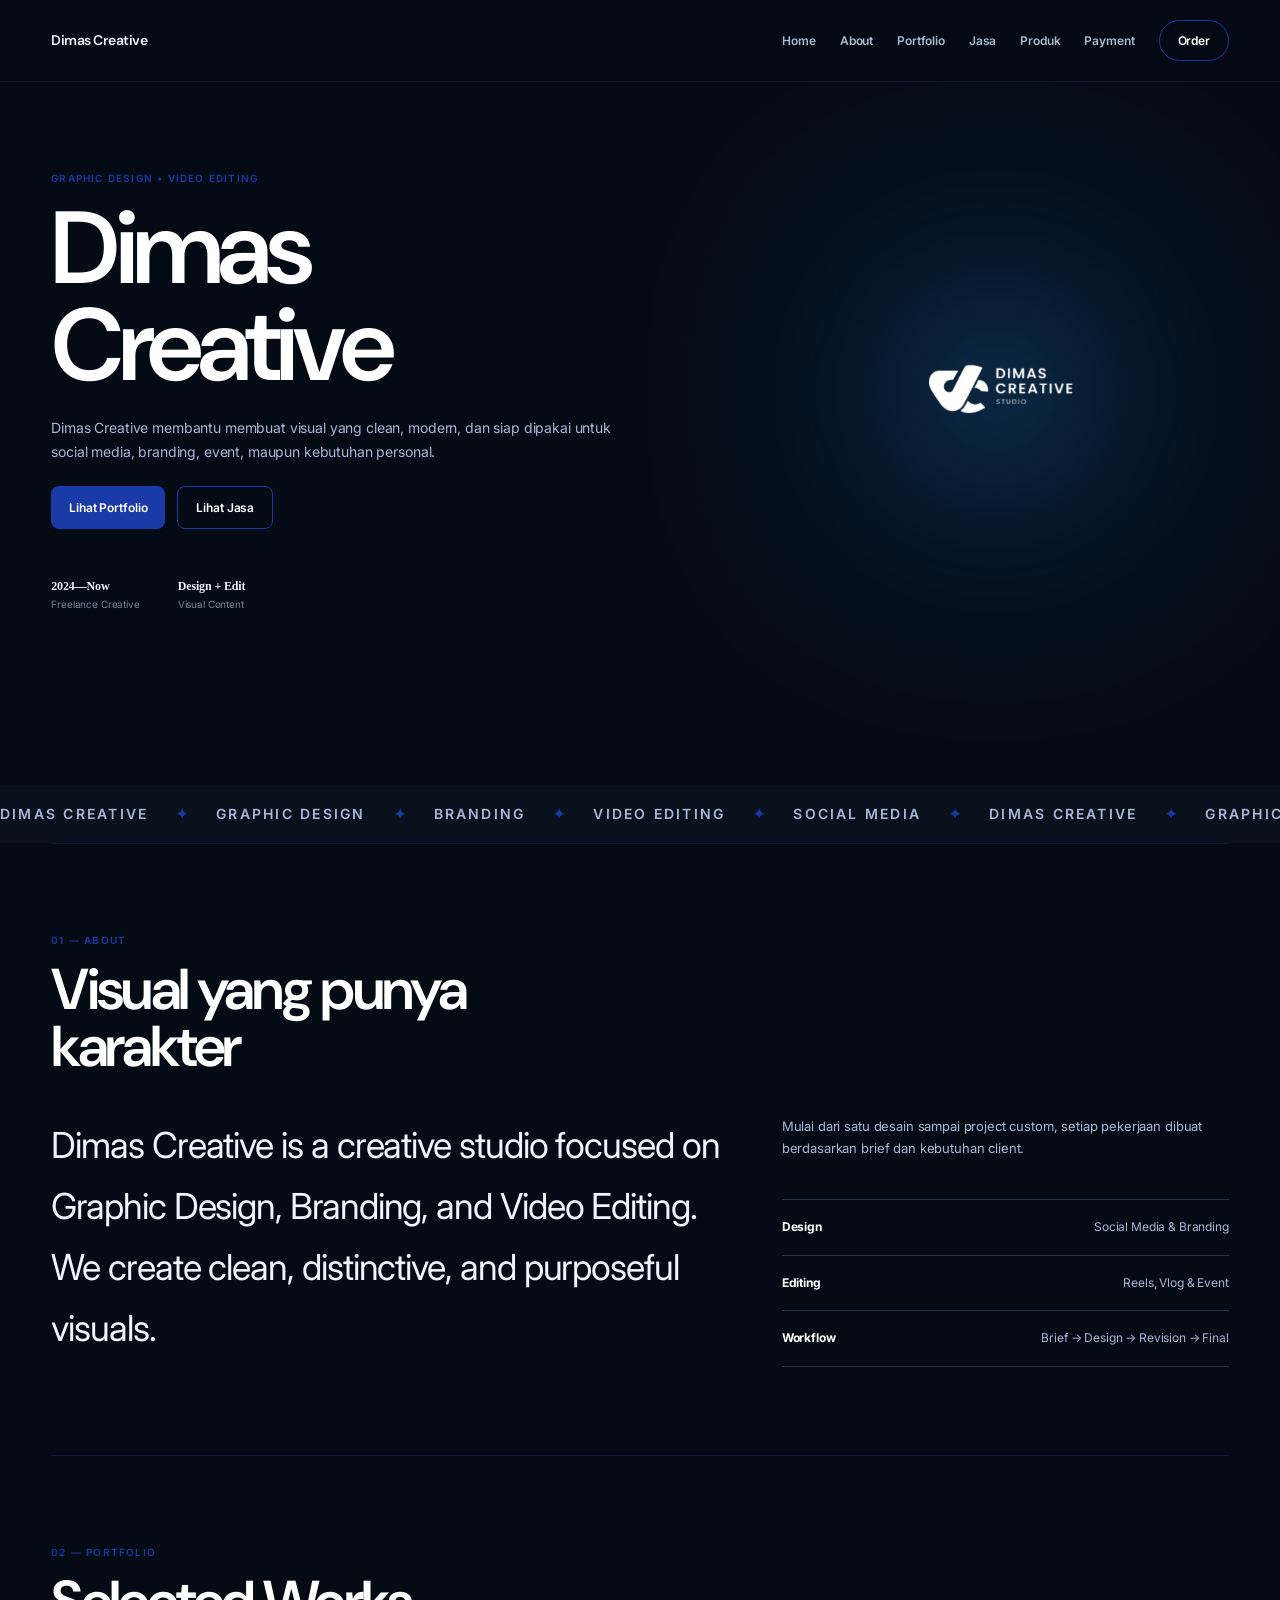
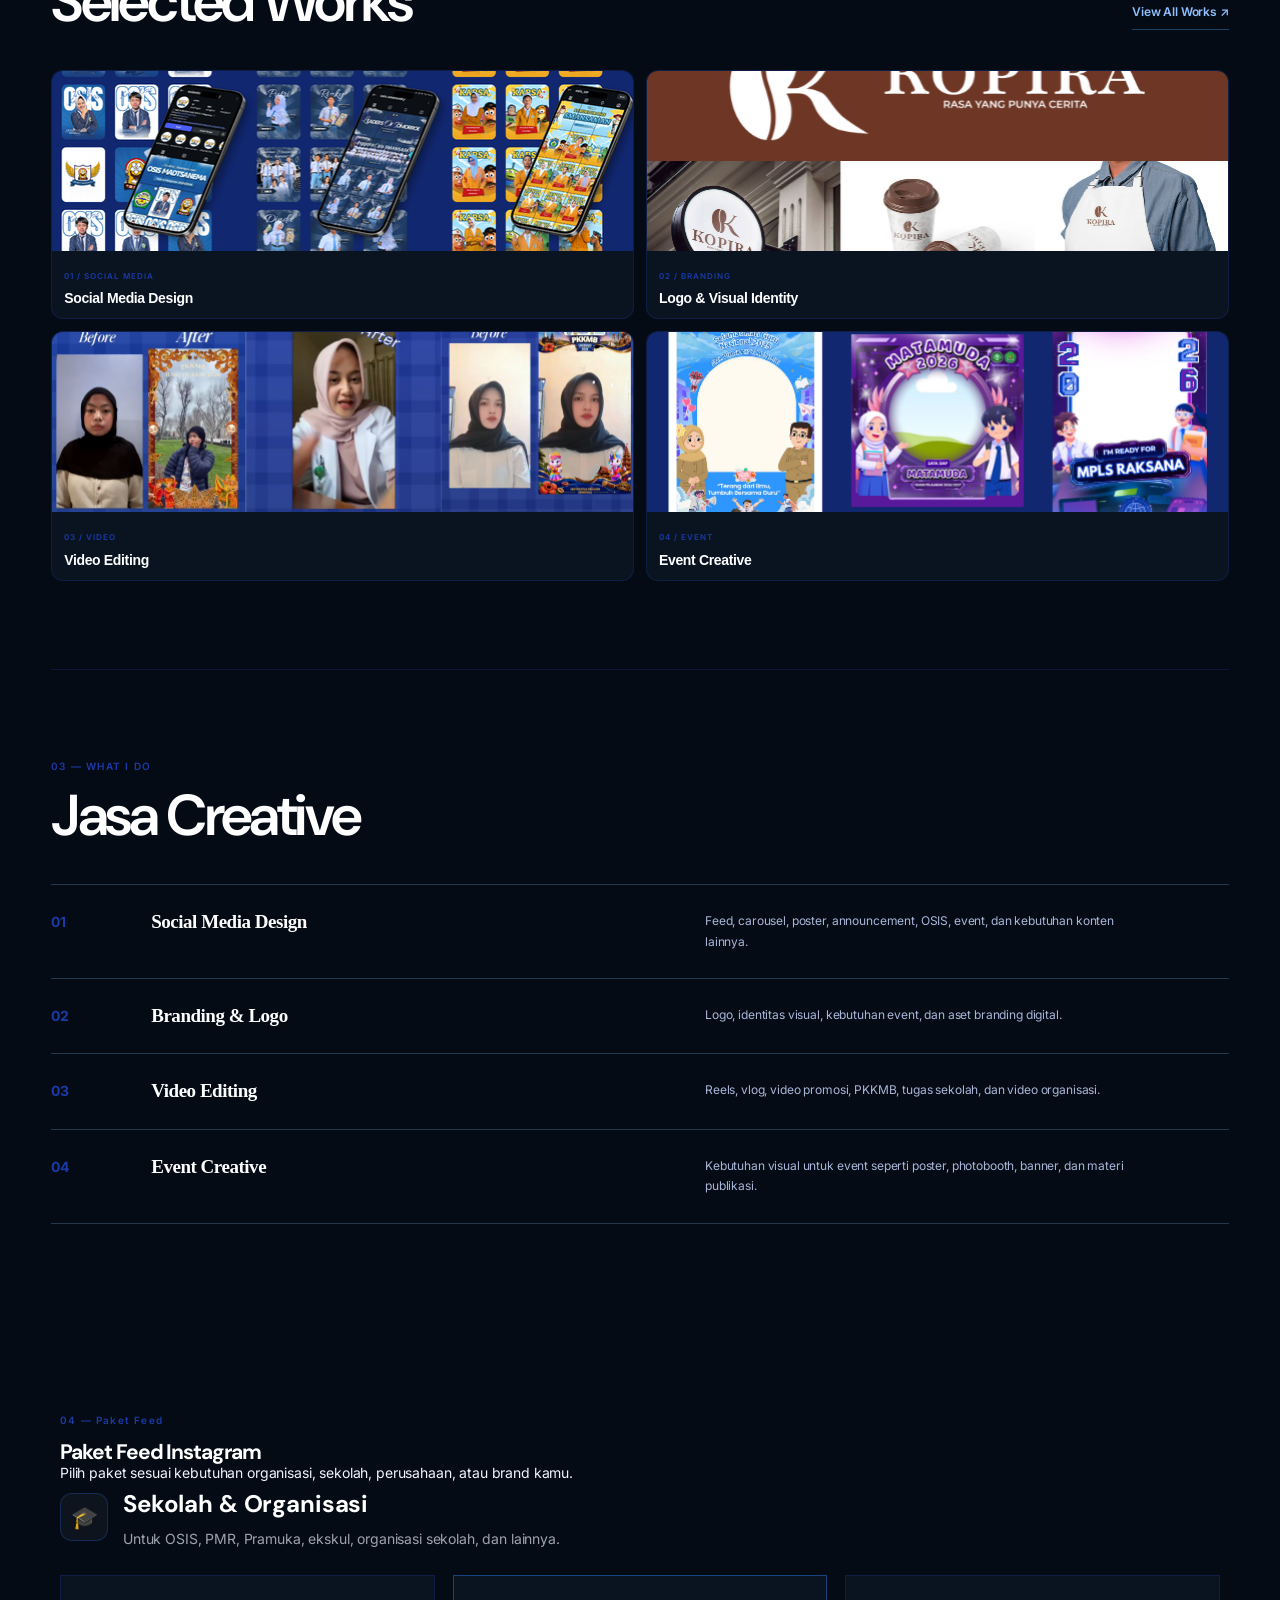
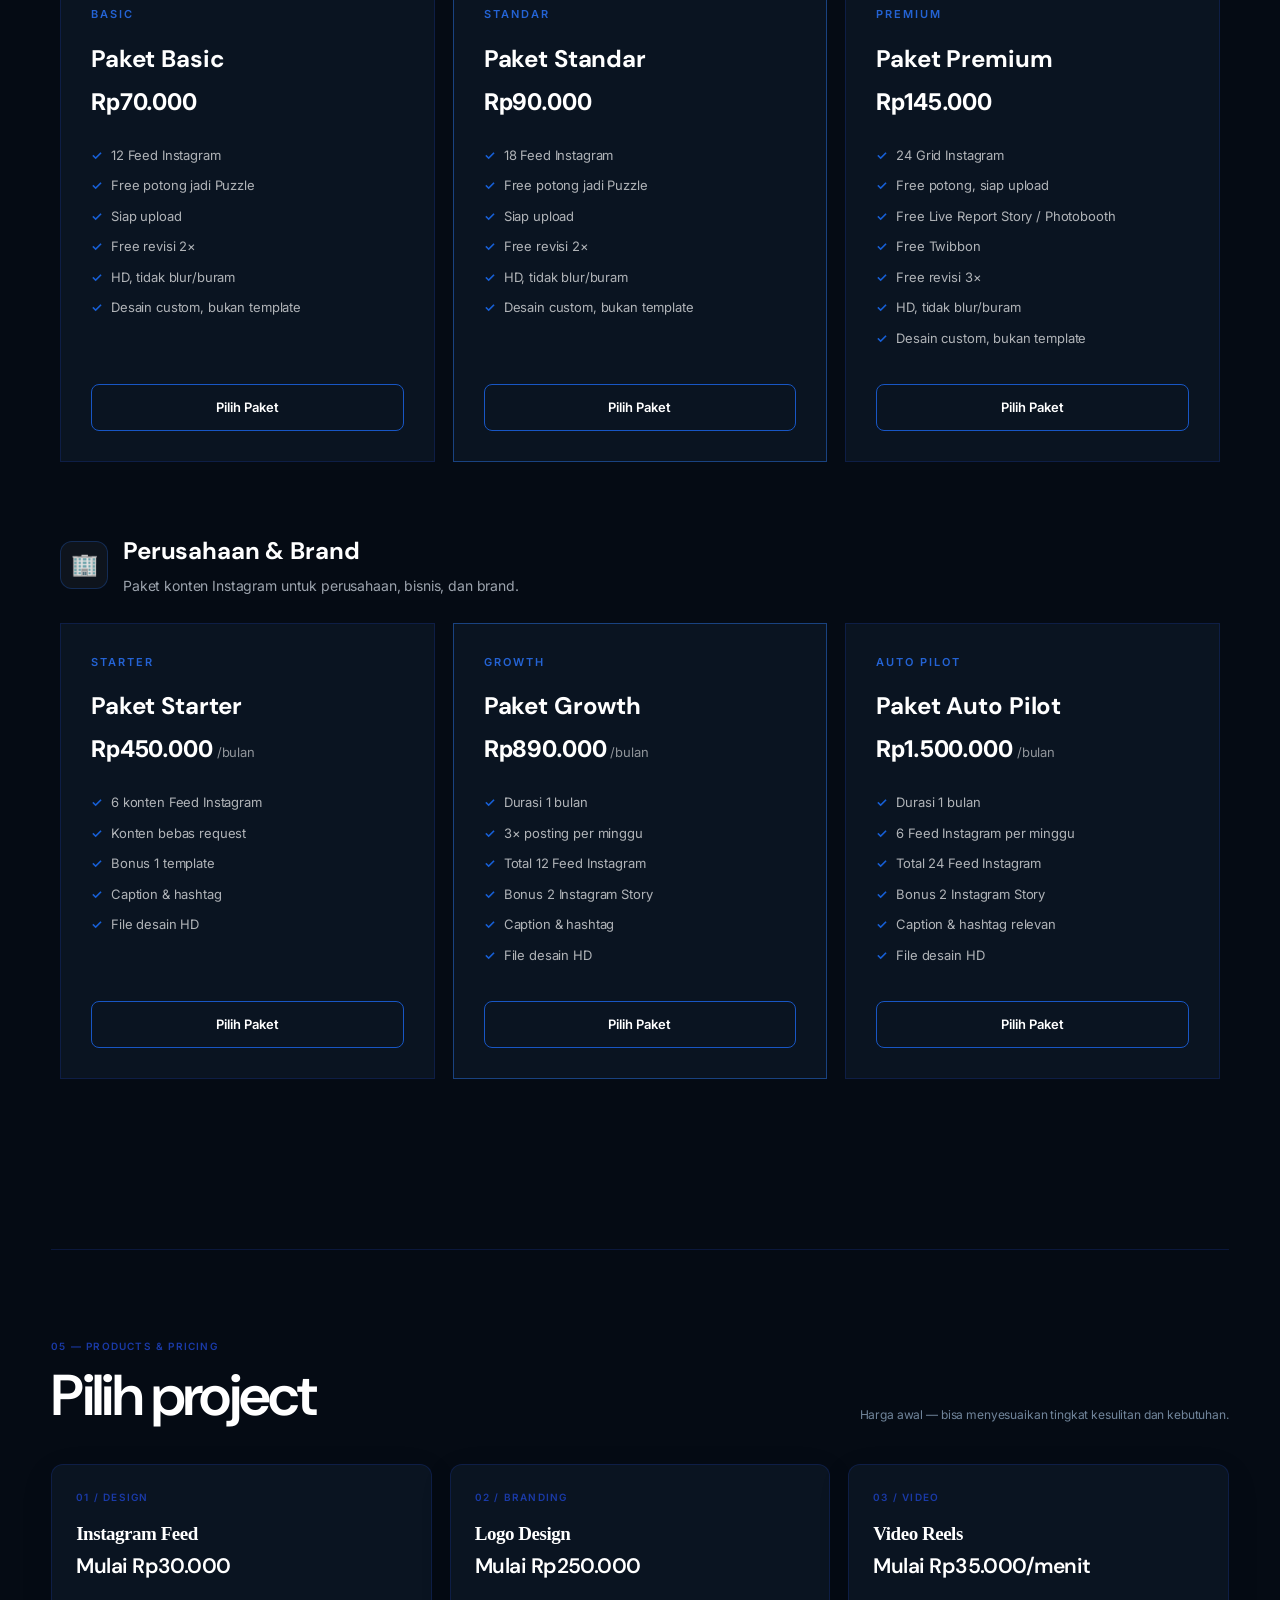
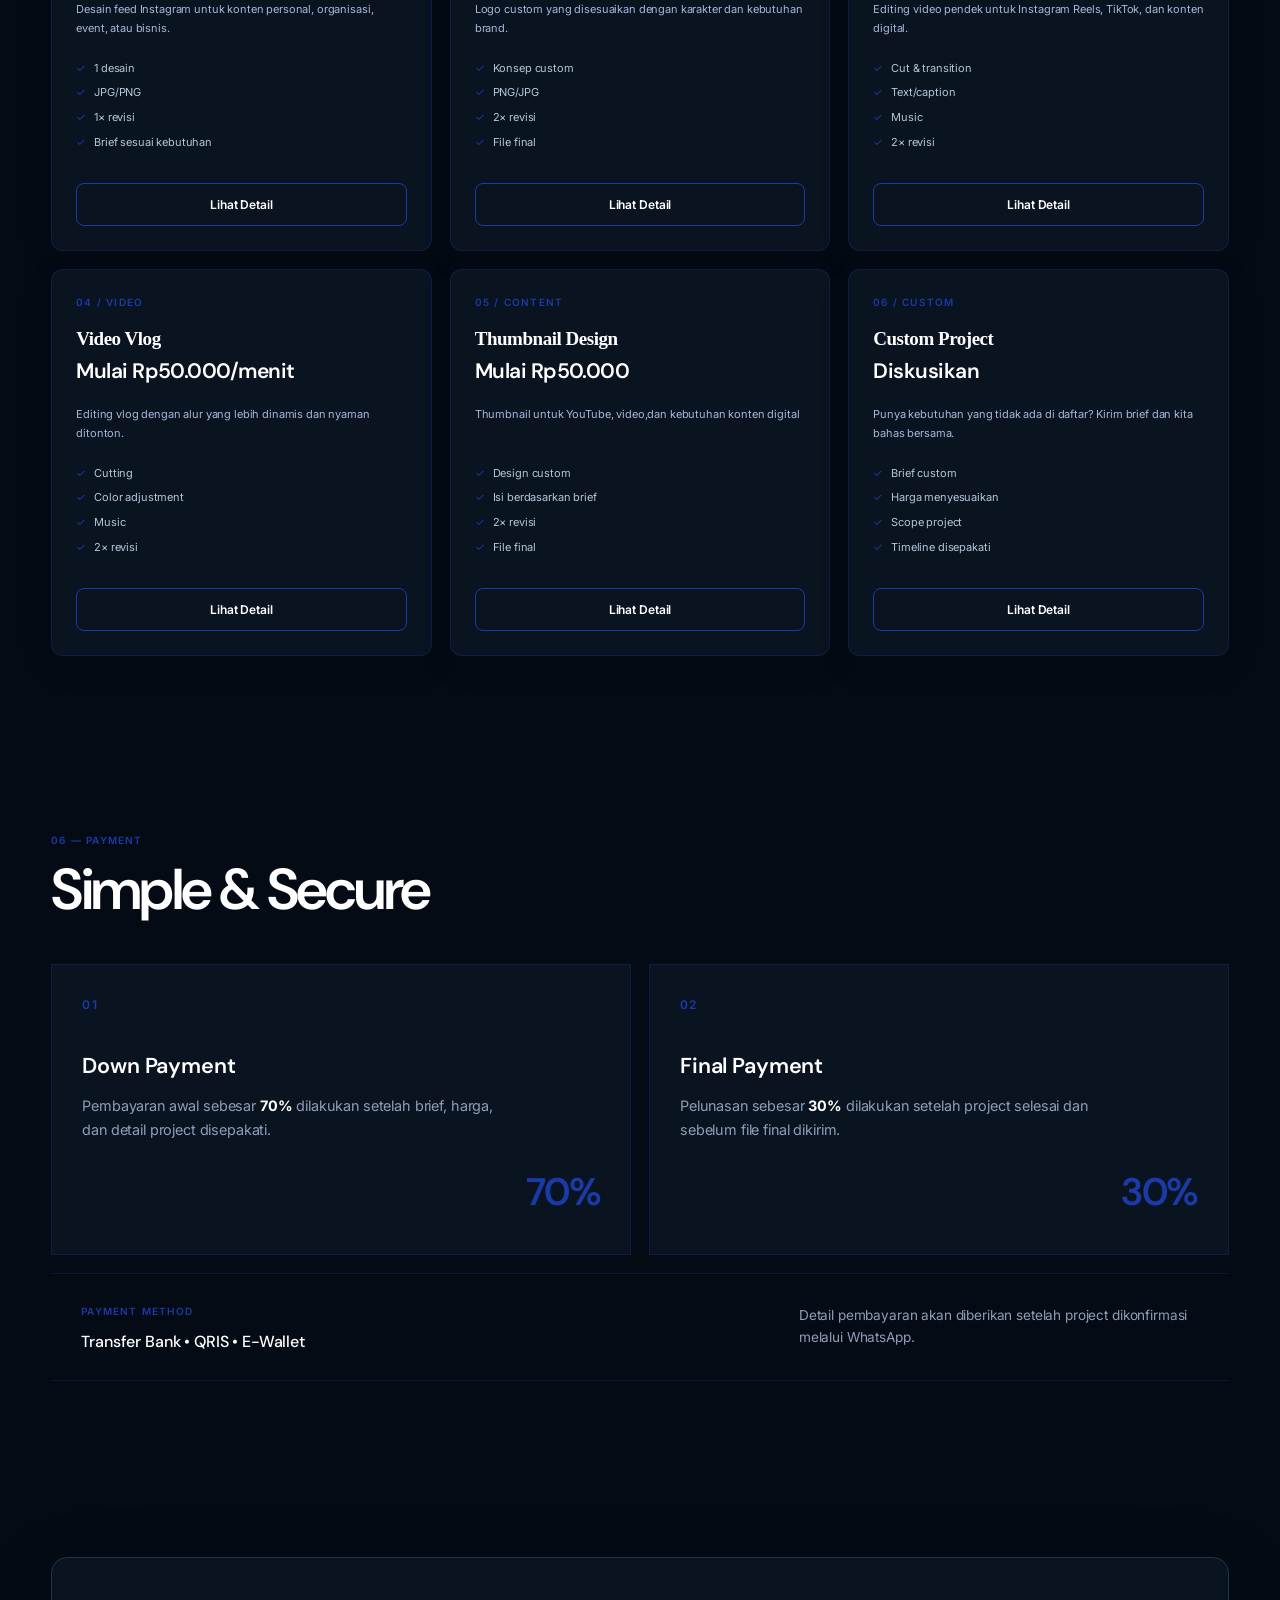
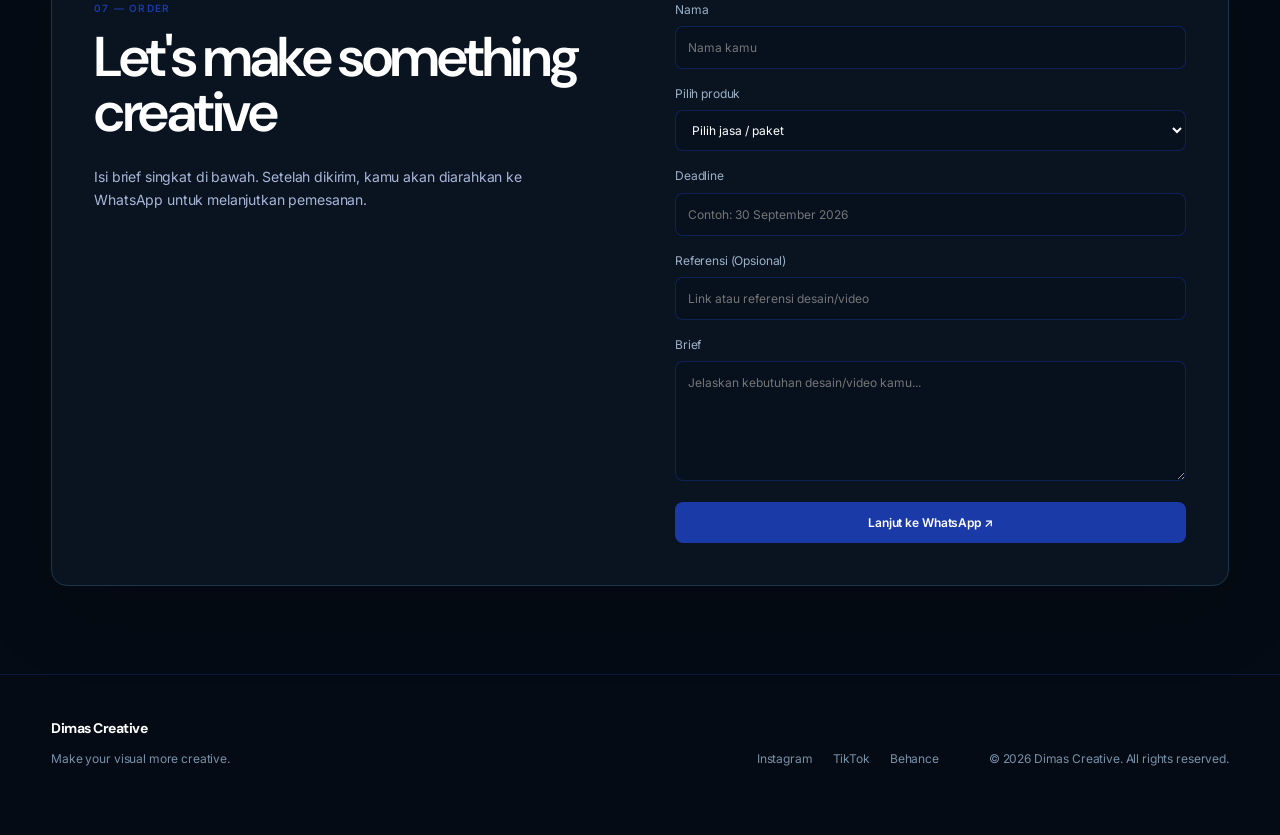
<file: index.html>
<!DOCTYPE html>
<html lang="id">
<head>
  <meta charset="UTF-8">
<meta name="viewport" content="width=device-width, initial-scale=1, maximum-scale=1, minimum-scale=1, user-scalable=no, viewport-fit=cover">
  <meta name="theme-color" content="#07111f">
  <meta name="description" content="Dimas Creative — Graphic Design, Branding & Video Editing.">
  <title>Dimas Studio</title>
<link rel="preconnect" href="https://fonts.googleapis.com">
<link rel="preconnect" href="https://fonts.gstatic.com" crossorigin>
<link href="https://fonts.googleapis.com/css2?family=DM+Sans:wght@400;500;600;700&family=Inter:wght@400;500;600&display=swap" rel="stylesheet">

<link rel="stylesheet" href="style.css">
</head>
<body>
  <div class="loader" id="loader"><div class="loader-logo">Dimas Creative<span></span></div></div>

  <header class="navbar">
  <a href="#home" class="brand">Dimas Creative</a>
    <button class="menu-btn" id="menuBtn" aria-label="Buka menu"><span></span><span></span></button>
    <nav id="nav">
      <a href="#home">Home</a>
      <a href="#about">About</a>
      <a href="#portfolio">Portfolio</a>
      <a href="#services">Jasa</a>
      <a href="#packages">Produk</a>
      <a href="#payment">Payment</a>
      <a href="#order" class="nav-cta">Order</a>
    </nav>
  </header>

  <main>
    <section class="hero section" id="home">
      <div class="hero-copy">
        <p class="eyebrow">GRAPHIC DESIGN • VIDEO EDITING</p>
        <h1>Dimas<br><span>Creative</span></h1>
        <p class="hero-text">Dimas Creative membantu membuat visual yang clean, modern, dan siap dipakai untuk social media, branding, event, maupun kebutuhan personal.</p>
        <div class="hero-actions">
          <a class="btn primary" href="#portfolio">Lihat Portfolio</a>
          <a class="btn ghost" href="#products">Lihat Jasa</a>
        </div>
        <div class="hero-meta">
          <div><strong>2024—Now</strong><span>Freelance Creative</span></div>
          <div><strong>Design + Edit</strong><span>Visual Content</span></div>
        </div>
      </div>
      <div class="hero-visual">
        <div class="glow"></div>
        <div class="profile-frame">
          <img src="assets/logo.png" alt="Foto Dimas Creative" onerror="this.style.display='none';this.parentElement.classList.add('no-photo')">

        </div>
      </div>
    </section><!-- RUNNING TEXT -->
<section class="running-banner" aria-label="Dimas Creative services">
  <div class="running-shape">
    <div class="running-track">

      <div class="running-item">
        <span>DIMAS CREATIVE</span>
        <b>✦</b>
        <span>GRAPHIC DESIGN</span>
        <b>✦</b>
        <span>BRANDING</span>
        <b>✦</b>
        <span>VIDEO EDITING</span>
        <b>✦</b>
        <span>SOCIAL MEDIA</span>
        <b>✦</b>
      </div>

      <div class="running-item" aria-hidden="true">
        <span>DIMAS CREATIVE</span>
        <b>✦</b>
        <span>GRAPHIC DESIGN</span>
        <b>✦</b>
        <span>BRANDING</span>
        <b>✦</b>
        <span>VIDEO EDITING</span>
        <b>✦</b>
        <span>SOCIAL MEDIA</span>
        <b>✦</b>
      </div>

    </div>
  </div>

<section class="section about" id="about">
  <div class="section-head">
    <p class="eyebrow">01 — ABOUT</p>
    <h2>Visual yang punya<br><span>karakter</span></h2>
  </div>

  <div class="about-grid">
    <p class="large-copy">
    Dimas Creative is a creative studio focused on Graphic Design,
    Branding, and Video Editing. We create clean, distinctive,
    and purposeful visuals.
    </p>

    <div class="about-details">
      <p>
        Mulai dari satu desain sampai project custom, setiap pekerjaan
        dibuat berdasarkan brief dan kebutuhan client.
      </p>

      <div class="facts">
        <div>
          <b>Design</b>
          <span>Social Media & Branding</span>
        </div>
        <div>
          <b>Editing</b>
          <span>Reels, Vlog & Event</span>
        </div>
        <div>
          <b>Workflow</b>
          <span>Brief → Design → Revision → Final</span>
        </div>
      </div>
    </div>
  </div>
</section>
  <section class="section portfolio" id="portfolio">
  <div class="section-head portfolio-heading">
    <div>
      <p class="eyebrow">02 — PORTFOLIO</p>
      <h2>Selected <span>Works</span></h2>
    </div>

    <a href="portfolio.html" class="view-all">
      View All Works ↗
    </a>
  </div>

  <div class="portfolio-grid">

    <a href="portfolio.html#social-media" class="project">
      <img src="assets/sosial media.png" alt="Social Media Design">
      <div>
        <span>01 / SOCIAL MEDIA</span>
        <h3>Social Media Design</h3>
      </div>
    </a>

    <a href="portfolio.html#branding" class="project">
      <img src="assets/logo brand.png" alt="Logo and Branding">
      <div>
        <span>02 / BRANDING</span>
        <h3>Logo & Visual Identity</h3>
      </div>
    </a>

    <a href="portfolio.html#video" class="project">
      <img src="assets/video editing.png" alt="Video Editing">
      <div>
        <span>03 / VIDEO</span>
        <h3>Video Editing</h3>
      </div>
    </a>

    <a href="portfolio.html#event" class="project">
      <img src="assets/creative design.png" alt="Event Creative">
      <div>
        <span>04 / EVENT</span>
        <h3>Event Creative</h3>
      </div>
    </a>


  </div>
</section>

    <section class="section services" id="services">
      <div class="section-head"><p class="eyebrow">03 — WHAT I DO</p><h2>Jasa <span>Creative</span></h2></div>
      <div class="service-list">
        <div><b>01</b><h3>Social Media Design</h3><p>Feed, carousel, poster, announcement, OSIS, event, dan kebutuhan konten lainnya.</p></div>
        <div><b>02</b><h3>Branding & Logo</h3><p>Logo, identitas visual, kebutuhan event, dan aset branding digital.</p></div>
        <div><b>03</b><h3>Video Editing</h3><p>Reels, vlog, video promosi, PKKMB, tugas sekolah, dan video organisasi.</p></div>
        <div><b>04</b><h3>Event Creative</h3><p>Kebutuhan visual untuk event seperti poster, photobooth, banner, dan materi publikasi.</p></div>
     </div>
</section><!-- ===============================
     PAKET FEED
=============================== -->
<section class="packages-section" id="packages">
  <div class="section-heading">
    <p class="eyebrow">04 — Paket Feed</p>
    <h2>Paket Feed Instagram</h2>
    <p>Pilih paket sesuai kebutuhan organisasi, sekolah, perusahaan, atau brand kamu.</p>
  </div>

  <!-- SEKOLAH & ORGANISASI -->
  <div class="package-group">
    <div class="package-group-title">
      <span>🎓</span>
      <div>
        <h3>Sekolah & Organisasi</h3>
        <p>Untuk OSIS, PMR, Pramuka, ekskul, organisasi sekolah, dan lainnya.</p>
      </div>
    </div>

    <div class="package-grid">

      <article class="package-card">
        <span class="package-label">BASIC</span>
        <h3>Paket Basic</h3>
        <div class="package-price">Rp70.000</div>

        <ul>
          <li>12 Feed Instagram</li>
          <li>Free potong jadi Puzzle</li>
          <li>Siap upload</li>
          <li>Free revisi 2×</li>
          <li>HD, tidak blur/buram</li>
          <li>Desain custom, bukan template</li>
        </ul>

        <button class="package-btn" data-package="Paket Basic — Sekolah & Organisasi — Rp70.000">
          Pilih Paket
        </button>
      </article>

      <article class="package-card featured">
        <span class="package-label">STANDAR</span>
        <h3>Paket Standar</h3>
        <div class="package-price">Rp90.000</div>

        <ul>
          <li>18 Feed Instagram</li>
          <li>Free potong jadi Puzzle</li>
          <li>Siap upload</li>
          <li>Free revisi 2×</li>
          <li>HD, tidak blur/buram</li>
          <li>Desain custom, bukan template</li>
        </ul>

        <button class="package-btn" data-package="Paket Standar — Sekolah & Organisasi — Rp90.000">
          Pilih Paket
        </button>
      </article>

      <article class="package-card">
        <span class="package-label">PREMIUM</span>
        <h3>Paket Premium</h3>
        <div class="package-price">Rp145.000</div>

        <ul>
          <li>24 Grid Instagram</li>
          <li>Free potong, siap upload</li>
          <li>Free Live Report Story / Photobooth</li>
          <li>Free Twibbon</li>
          <li>Free revisi 3×</li>
          <li>HD, tidak blur/buram</li>
          <li>Desain custom, bukan template</li>
        </ul>

        <button class="package-btn" data-package="Paket Premium — Sekolah & Organisasi — Rp145.000">
          Pilih Paket
        </button>
      </article>

    </div>
  </div>

  <!-- PERUSAHAAN & BRAND -->
  <div class="package-group company-packages">
    <div class="package-group-title">
      <span>🏢</span>
      <div>
        <h3>Perusahaan & Brand</h3>
        <p>Paket konten Instagram untuk perusahaan, bisnis, dan brand.</p>
      </div>
    </div>

    <div class="package-grid">

      <article class="package-card">
        <span class="package-label">STARTER</span>
        <h3>Paket Starter</h3>
        <div class="package-price">Rp450.000<span>/bulan</span></div>

        <ul>
          <li>6 konten Feed Instagram</li>
          <li>Konten bebas request</li>
          <li>Bonus 1 template</li>
          <li>Caption & hashtag</li>
          <li>File desain HD</li>
        </ul>

        <button class="package-btn" data-package="Paket Starter — Perusahaan & Brand — Rp450.000/bulan">
          Pilih Paket
        </button>
      </article>

      <article class="package-card featured">
        <span class="package-label">GROWTH</span>
        <h3>Paket Growth</h3>
        <div class="package-price">Rp890.000<span>/bulan</span></div>

        <ul>
          <li>Durasi 1 bulan</li>
          <li>3× posting per minggu</li>
          <li>Total 12 Feed Instagram</li>
          <li>Bonus 2 Instagram Story</li>
          <li>Caption & hashtag</li>
          <li>File desain HD</li>
        </ul>

        <button class="package-btn" data-package="Paket Growth — Perusahaan & Brand — Rp890.000/bulan">
          Pilih Paket
        </button>
      </article>

      <article class="package-card">
        <span class="package-label">AUTO PILOT</span>
        <h3>Paket Auto Pilot</h3>
        <div class="package-price">Rp1.500.000<span>/bulan</span></div>

        <ul>
          <li>Durasi 1 bulan</li>
          <li>6 Feed Instagram per minggu</li>
          <li>Total 24 Feed Instagram</li>
          <li>Bonus 2 Instagram Story</li>
          <li>Caption & hashtag relevan</li>
          <li>File desain HD</li>
        </ul>

        <button class="package-btn" data-package="Paket Auto Pilot — Perusahaan & Brand — Rp1.500.000/bulan">
          Pilih Paket
        </button>
      </article>

    </div>
  </div>
</section>

    <section class="section products" id="products">
      <div class="section-head row"><div><p class="eyebrow">05 — PRODUCTS & PRICING</p><h2>Pilih <span>project</span></h2></div><p class="muted">Harga awal — bisa menyesuaikan tingkat kesulitan dan kebutuhan.</p></div>
      <div class="product-grid" id="productGrid"></div>
    </section> <section class="section payment" id="payment">
  <div class="section-head">
    <p class="eyebrow">06 — PAYMENT</p>
    <h2>Simple & <span>Secure</span></h2>
  </div>
  

  <div class="payment-grid">

    <div class="payment-card">
      <span class="payment-number">01</span>
      <div>
        <h3>Down Payment</h3>
        <p>
          Pembayaran awal sebesar <strong>70%</strong> dilakukan
          setelah brief, harga, dan detail project disepakati.
        </p>
      </div>
      <div class="payment-value">70%</div>
    </div>

    <div class="payment-card">
      <span class="payment-number">02</span>
      <div>
        <h3>Final Payment</h3>
        <p>
          Pelunasan sebesar <strong>30%</strong> dilakukan setelah
          project selesai dan sebelum file final dikirim.
        </p>
      </div>
      <div class="payment-value">30%</div>
    </div>

  </div>

  <div class="payment-note">
    <div>
      <span class="eyebrow">PAYMENT METHOD</span>
      <h3>Transfer Bank • QRIS • E-Wallet</h3>
    </div>

    <p>
      Detail pembayaran akan diberikan setelah project
      dikonfirmasi melalui WhatsApp.
    </p>
  </div>
</section>

    <section class="section order" id="order">
      <div class="order-box">
        <div><p class="eyebrow">07 — ORDER</p><h2>Let's make something<br><span>creative</span></h2><p>Isi brief singkat di bawah. Setelah dikirim, kamu akan diarahkan ke WhatsApp untuk melanjutkan pemesanan.</p></div>
        <form id="orderForm">
          <label>Nama<input id="name" type="text" placeholder="Nama kamu" required></label>
          <label>Pilih produk<select id="product" required><option value="">Pilih jasa</option></select></label>
          <label>Deadline<input id="deadline" type="text" placeholder="Contoh: 30 September 2026"></label>
          <label>Referensi <span class="optional">(Opsional)</span>
  <input id="reference" type="text" placeholder="Link atau referensi desain/video">
</label>
          <label>Brief<textarea id="brief" rows="5" placeholder="Jelaskan kebutuhan desain/video kamu..." required></textarea></label>
          <button class="btn primary" type="submit">Lanjut ke WhatsApp ↗</button>
        </form>
      </div>
    </section>

  <footer>
  <div>
    <a href="#home" class="brand">Dimas Creative</a>
    <p>Make your visual more creative.</p>
  </div>

  <div class="footer-links">
    <a href="https://www.instagram.com/dimascreative.id" target="_blank">Instagram</a>
    <a href="https://www.tiktok.com/@dimas.design" target="_blank">TikTok</a>
    <a href="https://www.behance.net/gallery/254617711/PORTFOLIO-2026" target="_blank">Behance</a>
  </div>

  <p class="copyright">
    © 2026 Dimas Creative. All rights reserved.
  </p>
</footer>
  <div class="modal" id="modal" aria-hidden="true">
    <div class="modal-card">
      <button class="modal-close" id="modalClose">×</button>
      <p class="eyebrow">DETAIL PRODUCT</p>
      <h2 id="modalTitle"></h2>
      <div class="modal-price" id="modalPrice"></div>
      <p id="modalDescription"></p>
      <ul id="modalFeatures"></ul>
      <button class="btn primary" id="modalOrder">Pesan Produk Ini</button>
    </div>
  </div>

<script src="script.js"></script>

<!-- Start of Tawk.to Script -->
<script type="text/javascript">
var Tawk_API=Tawk_API||{}, Tawk_LoadStart=new Date();
(function(){
var s1=document.createElement("script"),s0=document.getElementsByTagName("script")[0];
s1.async=true;
s1.src='https://embed.tawk.to/6ab9eeecdff27f343f63f481/1k3j4qj8u';
s1.charset='UTF-8';
s1.setAttribute('crossorigin','*');
s0.parentNode.insertBefore(s1,s0);
})();
</script>
<!-- End of Tawk.to Script -->

</body>
</html>
</file>
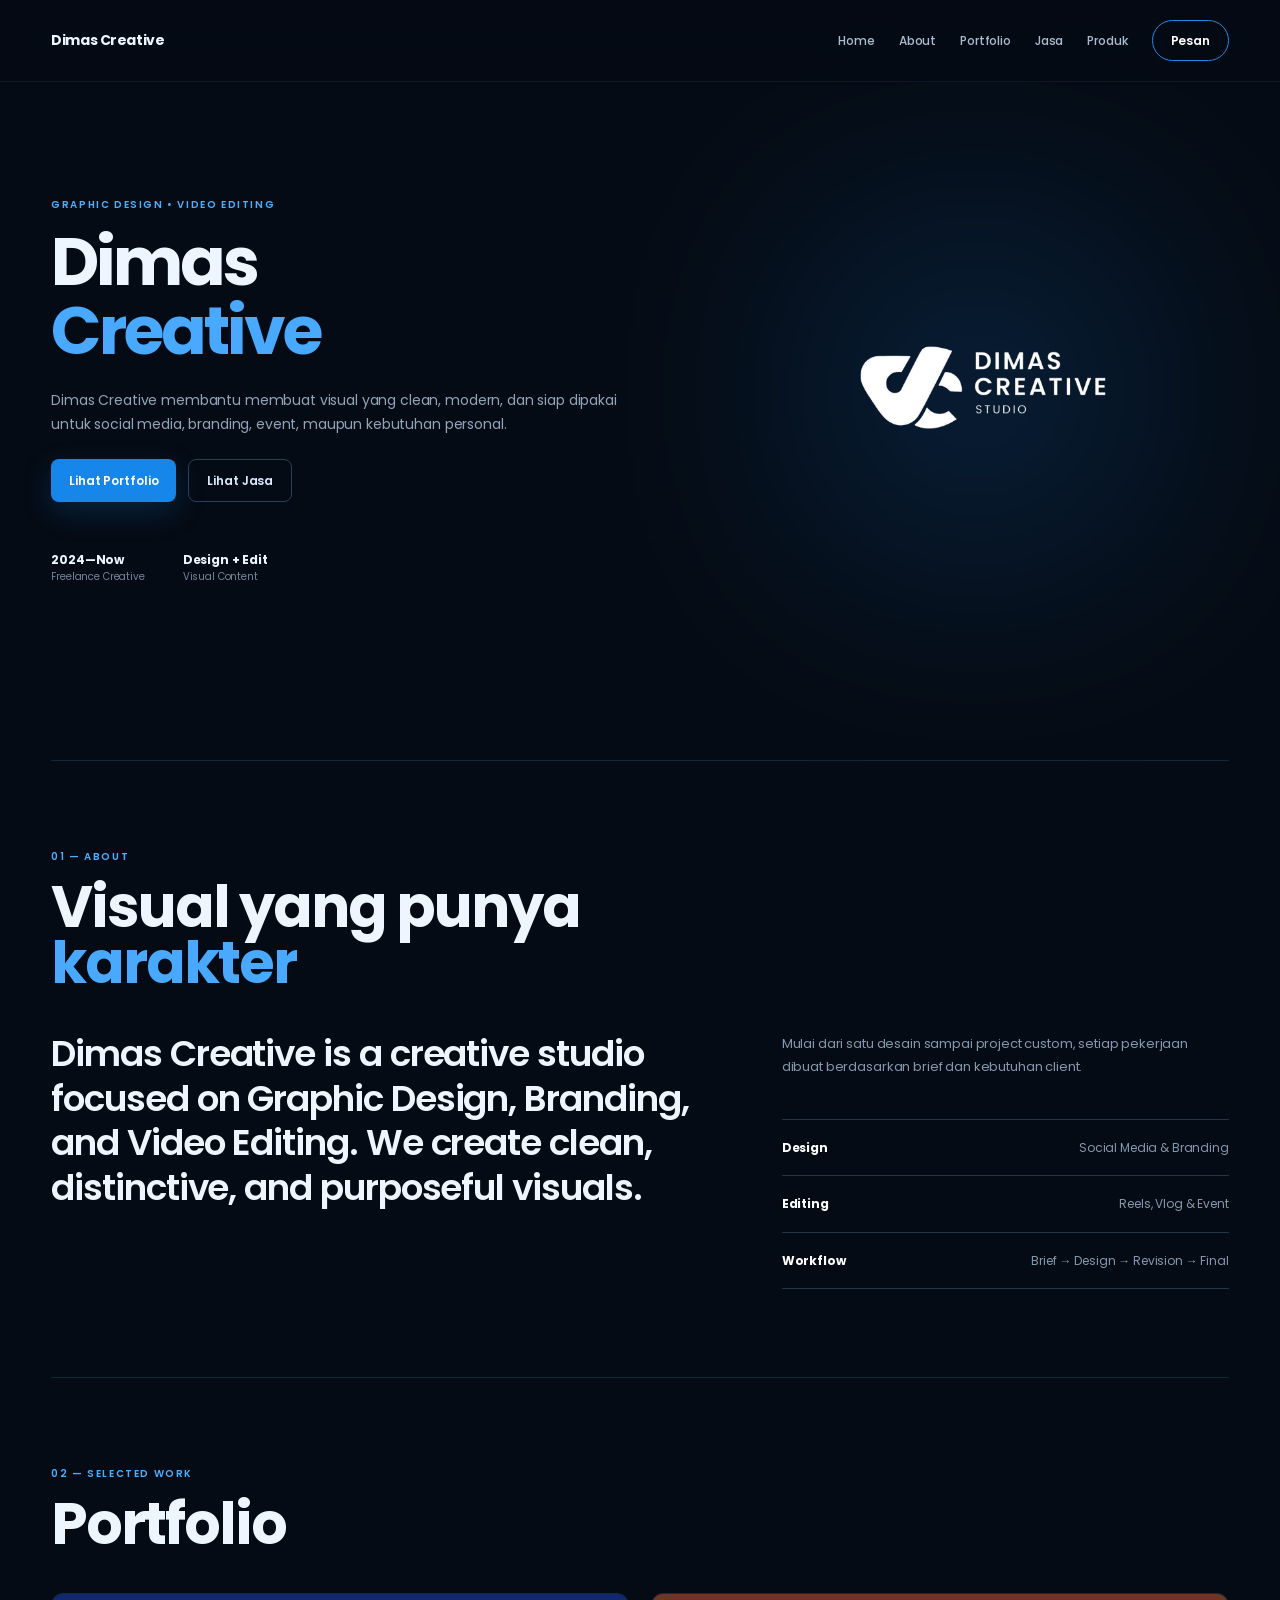
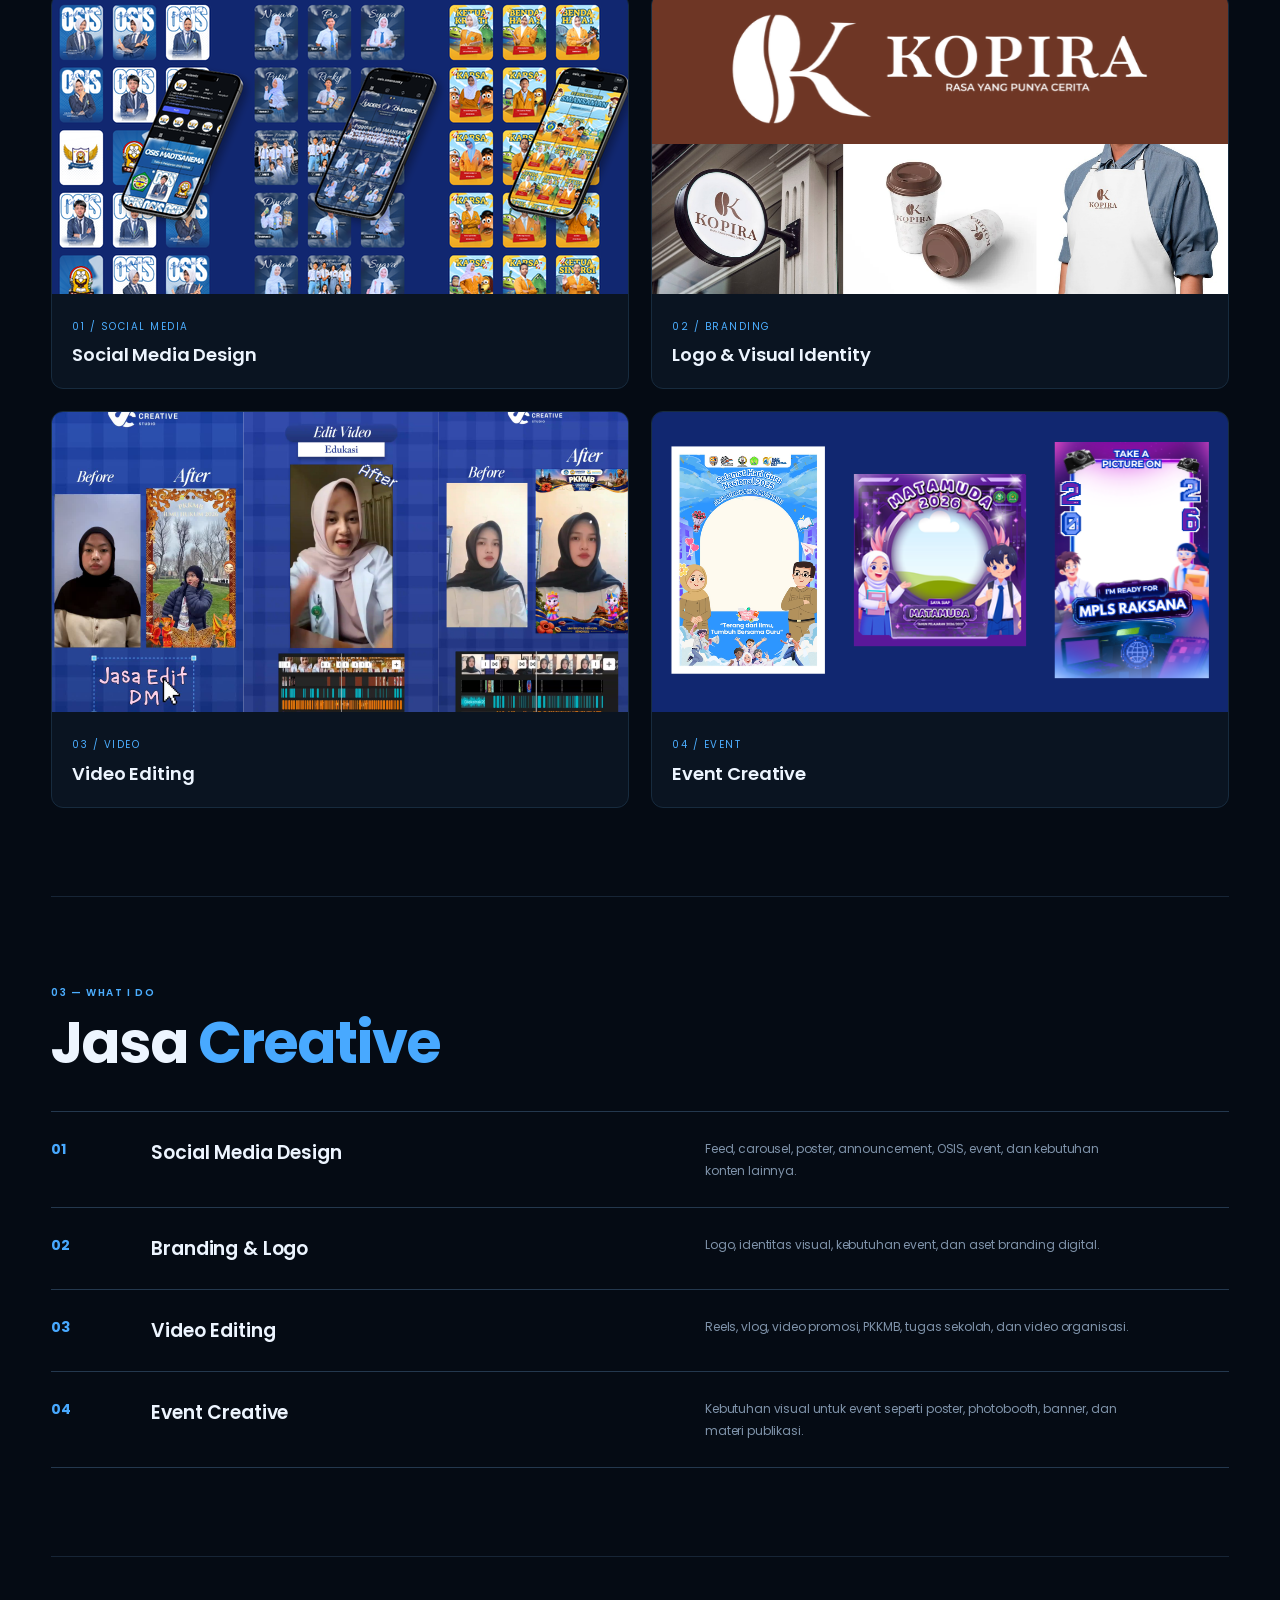
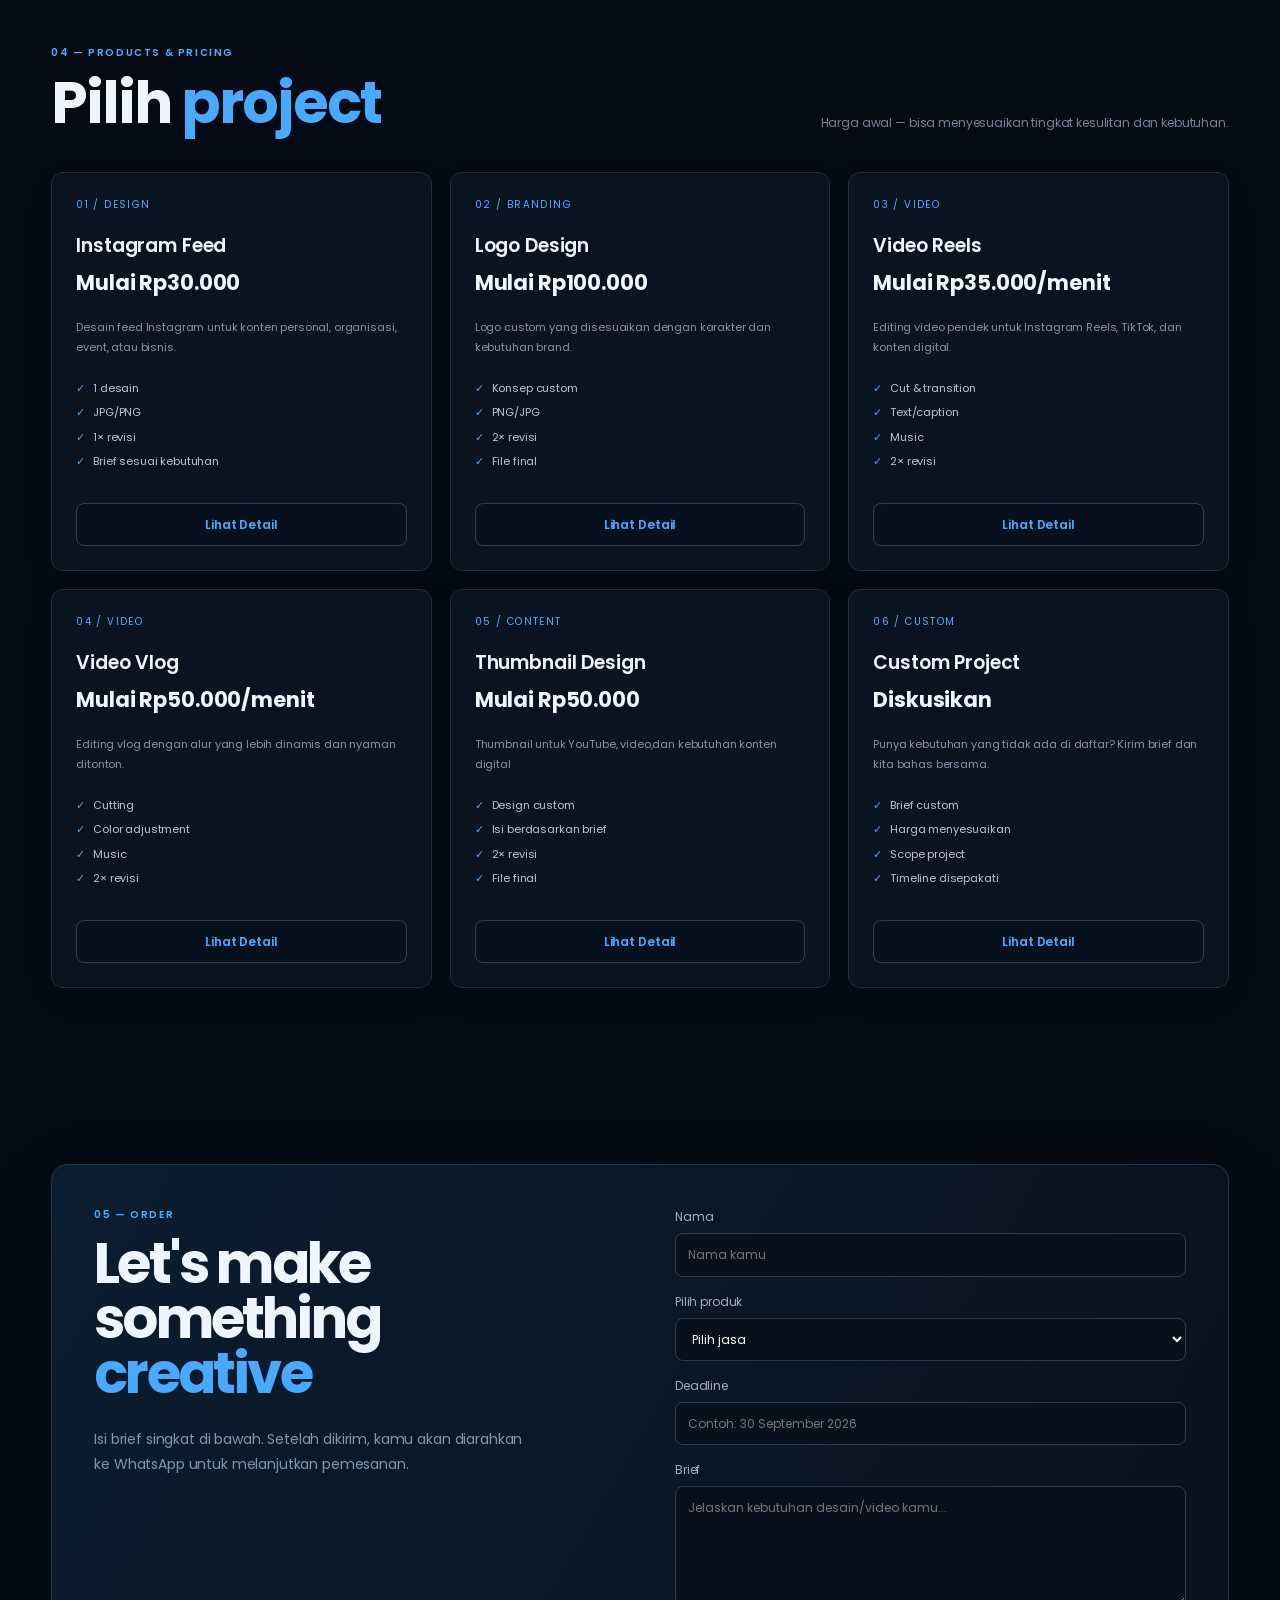
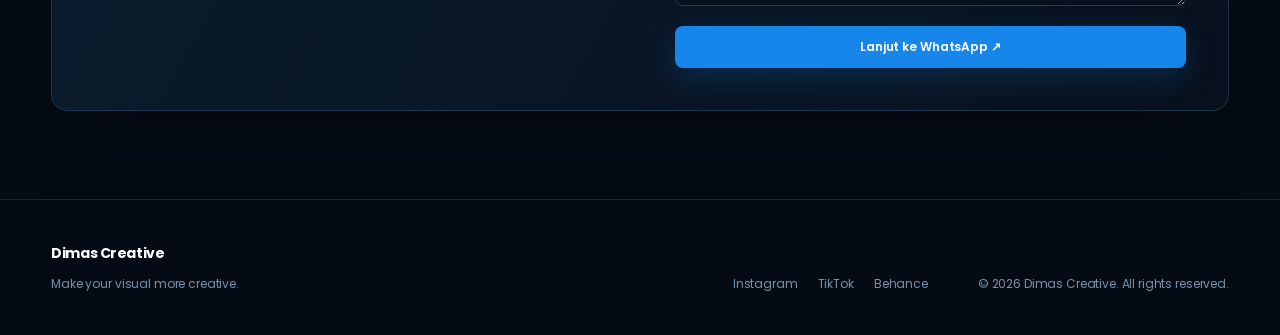
<file: dimasstudio/index.html>
<!DOCTYPE html>
<html lang="id">
<head>
  <meta charset="UTF-8">
  <meta name="viewport" content="width=device-width, initial-scale=1.0">
  <meta name="theme-color" content="#07111f">
  <meta name="description" content="Dimas Creative — Graphic Design, Branding & Video Editing.">
  <title>Dimas Studio</title>
  <link rel="preconnect" href="https://fonts.googleapis.com">
  <link rel="preconnect" href="https://fonts.gstatic.com" crossorigin>
  <link href="https://fonts.googleapis.com/css2?family=Poppins:wght@400;500;600;700;800&display=swap" rel="stylesheet">
  <link rel="stylesheet" href="style.css">
</head>
<body>
  <div class="loader" id="loader"><div class="loader-logo">DC<span>.</span></div></div>

  <header class="navbar">
    <a href="#home" class="brand"></span> Dimas Creative</a>
    <button class="menu-btn" id="menuBtn" aria-label="Buka menu"><span></span><span></span></button>
    <nav id="nav">
      <a href="#home">Home</a>
      <a href="#about">About</a>
      <a href="#portfolio">Portfolio</a>
      <a href="#services">Jasa</a>
      <a href="#products">Produk</a>
      <a href="#order" class="nav-cta">Pesan</a>
    </nav>
  </header>

  <main>
    <section class="hero section" id="home">
      <div class="hero-copy">
        <p class="eyebrow">GRAPHIC DESIGN • VIDEO EDITING</p>
        <h1>Dimas<br><span>Creative</span></h1>
        <p class="hero-text">Dimas Creative membantu membuat visual yang clean, modern, dan siap dipakai untuk social media, branding, event, maupun kebutuhan personal.</p>
        <div class="hero-actions">
          <a class="btn primary" href="#portfolio">Lihat Portfolio</a>
          <a class="btn ghost" href="#products">Lihat Jasa</a>
        </div>
        <div class="hero-meta">
          <div><strong>2024—Now</strong><span>Freelance Creative</span></div>
          <div><strong>Design + Edit</strong><span>Visual Content</span></div>
        </div>
      </div>
      <div class="hero-visual">
        <div class="glow"></div>
        <div class="profile-frame">
          <img src="assets/logo.png" alt="Foto Dimas Creative" onerror="this.style.display='none';this.parentElement.classList.add('no-photo')">

        </div>
      </div>
    </section>

<section class="section about" id="about">
  <div class="section-head">
    <p class="eyebrow">01 — ABOUT</p>
    <h2>Visual yang punya<br><span>karakter</span></h2>
  </div>

  <div class="about-grid">
    <p class="large-copy">
    Dimas Creative is a creative studio focused on Graphic Design,
    Branding, and Video Editing. We create clean, distinctive,
    and purposeful visuals.
    </p>

    <div class="about-details">
      <p>
        Mulai dari satu desain sampai project custom, setiap pekerjaan
        dibuat berdasarkan brief dan kebutuhan client.
      </p>

      <div class="facts">
        <div>
          <b>Design</b>
          <span>Social Media & Branding</span>
        </div>
        <div>
          <b>Editing</b>
          <span>Reels, Vlog & Event</span>
        </div>
        <div>
          <b>Workflow</b>
          <span>Brief → Design → Revision → Final</span>
        </div>
      </div>
    </div>
  </div>
</section>
</section>

    <section class="section portfolio" id="portfolio">
      <div class="section-head row"><div><p class="eyebrow">02 — SELECTED WORK</p><h2>Portfolio<span></span></h2></div></p></div>
      <div class="portfolio-grid">
        <article class="project"><img src="assets/sosial media.png" alt="Portfolio 1"><div><span>01 / SOCIAL MEDIA</span><h3>Social Media Design</h3></div></article>
        <article class="project"><img src="assets/logo brand.png" alt="Portfolio 2"><div><span>02 / BRANDING</span><h3>Logo & Visual Identity</h3></div></article>
       <article class="project"><img src="assets/video editing.png" alt="Portfolio 3"><div><span>03 / VIDEO</span><h3>Video Editing</h3></div></article>
     <article class="project" style="align-self:start;"><img src="assets/creative design.png" alt="Portfolio 4"><div><span>04 / EVENT</span><h3>Event Creative</h3></div></article>
      </div>
    </section>

    <section class="section services" id="services">
      <div class="section-head"><p class="eyebrow">03 — WHAT I DO</p><h2>Jasa <span>Creative</span></h2></div>
      <div class="service-list">
        <div><b>01</b><h3>Social Media Design</h3><p>Feed, carousel, poster, announcement, OSIS, event, dan kebutuhan konten lainnya.</p></div>
        <div><b>02</b><h3>Branding & Logo</h3><p>Logo, identitas visual, kebutuhan event, dan aset branding digital.</p></div>
        <div><b>03</b><h3>Video Editing</h3><p>Reels, vlog, video promosi, PKKMB, tugas sekolah, dan video organisasi.</p></div>
        <div><b>04</b><h3>Event Creative</h3><p>Kebutuhan visual untuk event seperti poster, photobooth, banner, dan materi publikasi.</p></div>
    </section>

    <section class="section products" id="products">
      <div class="section-head row"><div><p class="eyebrow">04 — PRODUCTS & PRICING</p><h2>Pilih <span>project</span></h2></div><p class="muted">Harga awal — bisa menyesuaikan tingkat kesulitan dan kebutuhan.</p></div>
      <div class="product-grid" id="productGrid"></div>
    </section>

    <section class="section order" id="order">
      <div class="order-box">
        <div><p class="eyebrow">05 — ORDER</p><h2>Let's make something<br><span>creative</span></h2><p>Isi brief singkat di bawah. Setelah dikirim, kamu akan diarahkan ke WhatsApp untuk melanjutkan pemesanan.</p></div>
        <form id="orderForm">
          <label>Nama<input id="name" type="text" placeholder="Nama kamu" required></label>
          <label>Pilih produk<select id="product" required><option value="">Pilih jasa</option></select></label>
          <label>Deadline<input id="deadline" type="text" placeholder="Contoh: 30 September 2026"></label>
          <label>Brief<textarea id="brief" rows="5" placeholder="Jelaskan kebutuhan desain/video kamu..." required></textarea></label>
          <button class="btn primary" type="submit">Lanjut ke WhatsApp ↗</button>
        </form>
      </div>
    </section>
  </main>

  <footer>
    <div><a href="#home" class="brand"></span> Dimas Creative</a><p>Make your visual more creative.</p></div>
    <div class="footer-links"><a href="https://www.instagram.com/dimascreative.id?stkn=MW5lM3FwZWRha3N2Zw==" target="_blank">Instagram</a><a href="https://www.tiktok.com/@dimas.design?_r=1&_t=ZS-9A1ilNzR3TS" target="_blank">TikTok</a><a href="https://www.behance.net/gallery/254617711/PORTOFOLIO-2026" target="_blank">Behance</a></div>
    <p class="copyright">© 2026 Dimas Creative. All rights reserved.</p>
  </footer>

  <div class="modal" id="modal" aria-hidden="true">
    <div class="modal-card">
      <button class="modal-close" id="modalClose">×</button>
      <p class="eyebrow">DETAIL PRODUCT</p>
      <h2 id="modalTitle"></h2>
      <div class="modal-price" id="modalPrice"></div>
      <p id="modalDescription"></p>
      <ul id="modalFeatures"></ul>
      <button class="btn primary" id="modalOrder">Pesan Produk Ini</button>
    </div>
  </div>

  <script src="script.js"></script>
</body>
</html>
</file>
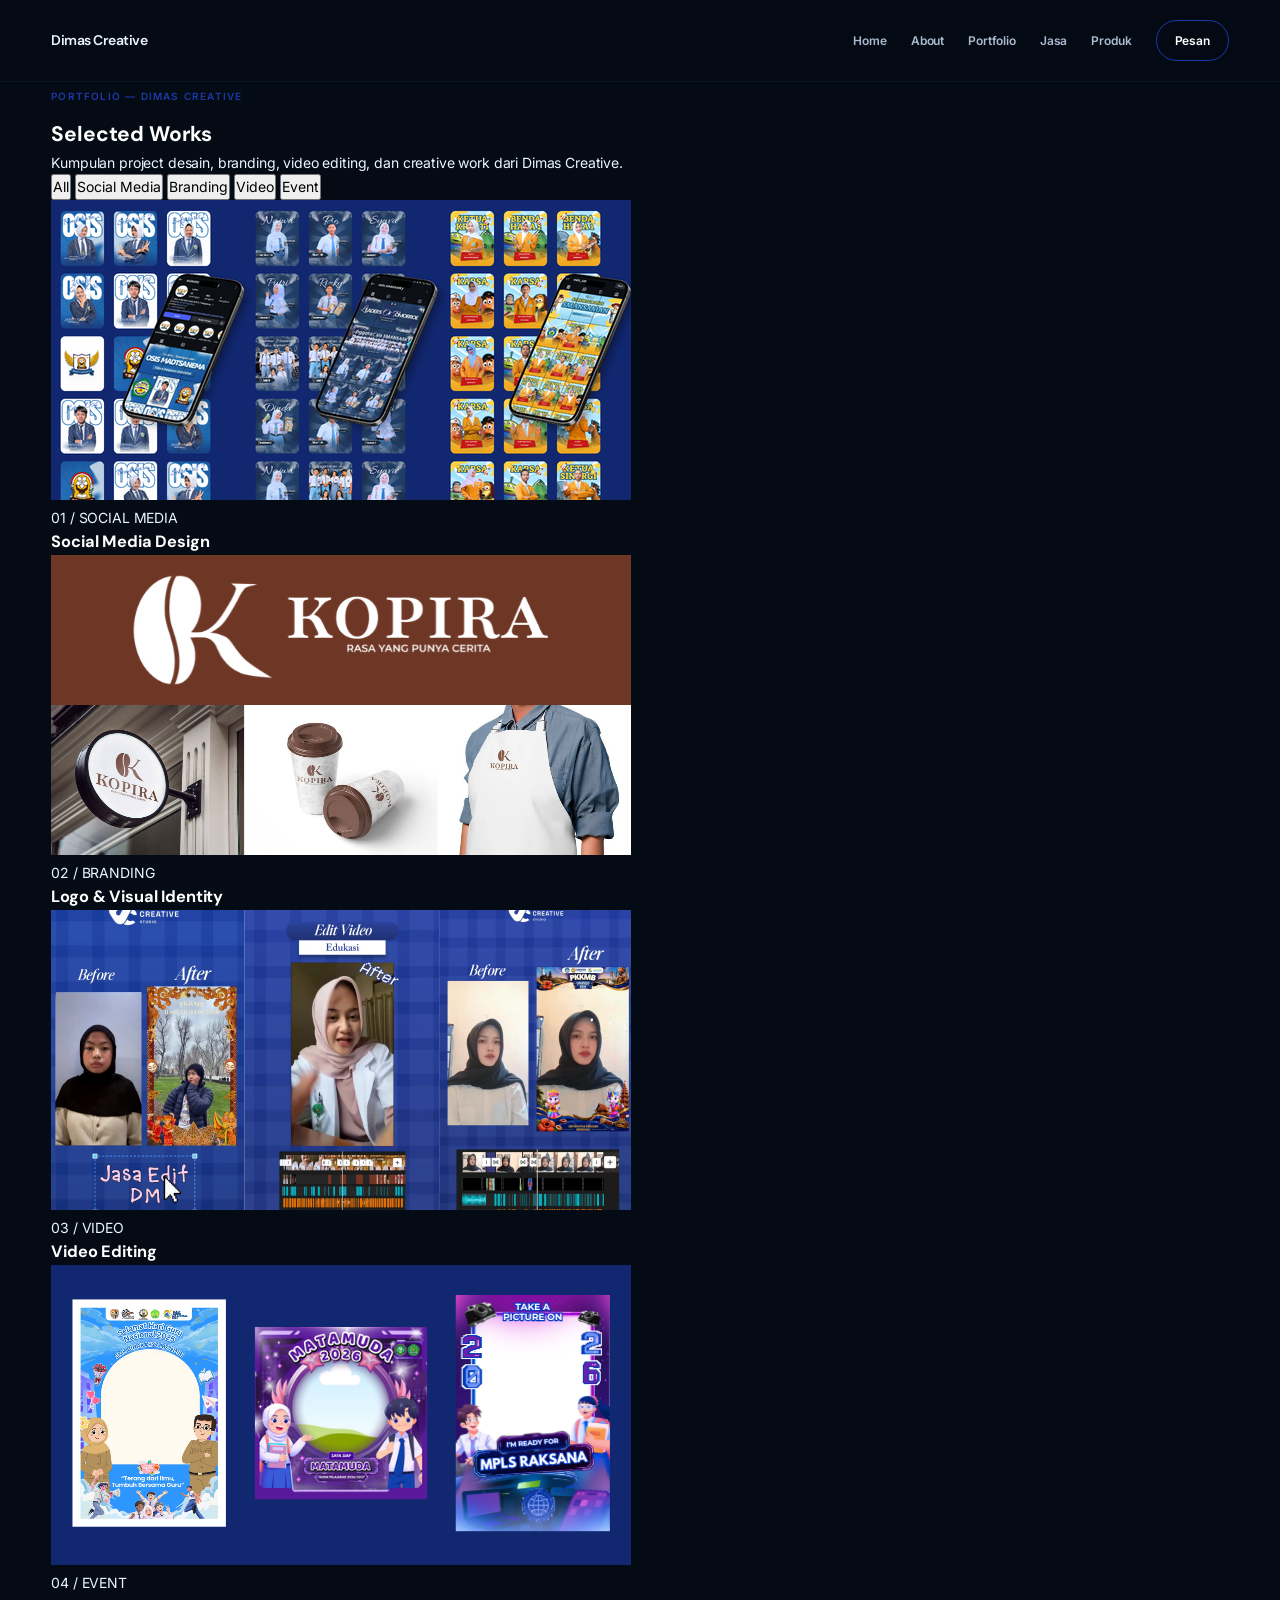
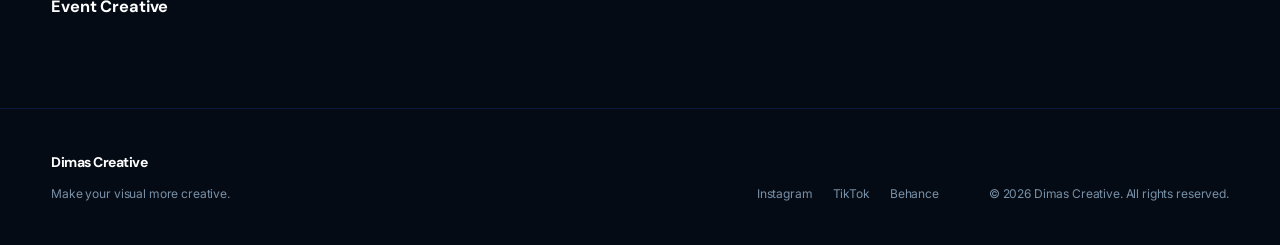
<file: portfolio.html>
<!DOCTYPE html>
<html lang="id">
<head>
  <meta charset="UTF-8">
  <meta name="viewport" content="width=device-width, initial-scale=1.0">

  <meta name="theme-color" content="#050b14">
  <meta
    name="description"
    content="Dimas Creative — Portfolio Graphic Design, Branding & Video Editing."
  >

  <title>Portfolio — Dimas Creative</title>

  <link rel="preconnect" href="https://fonts.googleapis.com">
  <link rel="preconnect" href="https://fonts.gstatic.com" crossorigin>

  <link
    href="https://fonts.googleapis.com/css2?family=DM+Sans:wght@400;500;600;700&family=Inter:wght@400;500;600&display=swap"
    rel="stylesheet"
  >

  <link rel="stylesheet" href="style.css">
</head>

<body>

  <!-- NAVBAR -->
  <header class="navbar">

    <a href="index.html" class="brand">
      Dimas Creative
    </a>

    <button class="menu-btn" id="menuBtn" aria-label="Buka menu">
      <span></span>
      <span></span>
    </button>

    <nav id="nav">
      <a href="index.html#home">Home</a>
      <a href="index.html#about">About</a>
      <a href="portfolio.html">Portfolio</a>
      <a href="index.html#services">Jasa</a>
      <a href="index.html#products">Produk</a>
      <a href="index.html#order" class="nav-cta">Pesan</a>
    </nav>

  </header>


  <main>

    <!-- PORTFOLIO HEADER -->
    <section class="section portfolio-page">

      <div class="portfolio-page-header">

        <p class="eyebrow">
          PORTFOLIO — DIMAS CREATIVE
        </p>

        <h1>
          Selected <span>Works</span>
        </h1>

        <p>
          Kumpulan project desain, branding, video editing,
          dan creative work dari Dimas Creative.
        </p>

      </div>


      <!-- FILTER -->
      <div class="portfolio-filter">

        <button class="filter-btn active" data-filter="all">
          All
        </button>

        <button class="filter-btn" data-filter="social-media">
          Social Media
        </button>

        <button class="filter-btn" data-filter="branding">
          Branding
        </button>

        <button class="filter-btn" data-filter="video">
          Video
        </button>

        <button class="filter-btn" data-filter="event">
          Event
        </button>

      </div>


      <!-- PORTFOLIO GRID -->
      <div class="portfolio-gallery">


        <!-- SOCIAL MEDIA -->
        <article
          class="portfolio-item"
          id="social-media"
          data-category="social-media"
        >

          <img
            src="assets/sosial media.png"
            alt="Social Media Design"
          >

          <div class="portfolio-item-content">

            <span>01 / SOCIAL MEDIA</span>

            <h3>
              Social Media Design
            </h3>

          </div>

        </article>


        <!-- BRANDING -->
        <article
          class="portfolio-item"
          id="branding"
          data-category="branding"
        >

          <img
            src="assets/logo brand.png"
            alt="Logo and Branding"
          >

          <div class="portfolio-item-content">

            <span>02 / BRANDING</span>

            <h3>
              Logo & Visual Identity
            </h3>

          </div>

        </article>


        <!-- VIDEO -->
        <article
          class="portfolio-item"
          id="video"
          data-category="video"
        >

          <img
            src="assets/video editing.png"
            alt="Video Editing"
          >

          <div class="portfolio-item-content">

            <span>03 / VIDEO</span>

            <h3>
              Video Editing
            </h3>

          </div>

        </article>


        <!-- EVENT -->
        <article
          class="portfolio-item"
          id="event"
          data-category="event"
        >

          <img
            src="assets/creative design.png"
            alt="Event Creative"
          >

          <div class="portfolio-item-content">

            <span>04 / EVENT</span>

            <h3>
              Event Creative
            </h3>

          </div>

        </article>


      </div>

    </section>

  </main>


  <!-- FOOTER -->
  <footer>

    <div>

      <a href="index.html" class="brand">
        Dimas Creative
      </a>

      <p>
        Make your visual more creative.
      </p>

    </div>


    <div class="footer-links">

      <a
        href="https://www.instagram.com/dimascreative.id"
        target="_blank"
        rel="noopener"
      >
        Instagram
      </a>

      <a
        href="https://www.tiktok.com/@dimas.design"
        target="_blank"
        rel="noopener"
      >
        TikTok
      </a>

      <a
        href="https://www.behance.net/gallery/254617711/PORTFOLIO-2026"
        target="_blank"
        rel="noopener"
      >
        Behance
      </a>

    </div>


    <p class="copyright">
      © 2026 Dimas Creative. All rights reserved.
    </p>

  </footer>


  <!-- FILTER SCRIPT -->
  <script>

    const filterButtons =
      document.querySelectorAll(".filter-btn");

    const portfolioItems =
      document.querySelectorAll(".portfolio-item");


    filterButtons.forEach(button => {

      button.addEventListener("click", () => {

        const filter =
          button.dataset.filter;


        filterButtons.forEach(btn => {
          btn.classList.remove("active");
        });

        button.classList.add("active");


        portfolioItems.forEach(item => {

          if (
            filter === "all" ||
            item.dataset.category === filter
          ) {

            item.style.display = "";

          } else {

            item.style.display = "none";

          }

        });

      });

    });


    // Membuka kategori sesuai link dari homepage
    const hash =
      window.location.hash.replace("#", "");

    if (hash) {

      const targetButton =
        document.querySelector(
          `.filter-btn[data-filter="${hash}"]`
        );

      if (targetButton) {
        targetButton.click();
      }

    }

  </script>

</body>
</html>
</file>
<file: style.css>
*{box-sizing:border-box;margin:0;padding:0}html{scroll-behavior:smooth}body{font-family:"Poppins",Arial,sans-serif;background:#050b14;color:#edf5ff;line-height:1.6;overflow-x:hidden}a{text-decoration:none;color:inherit}button,input,textarea,select{font:inherit}.section{width:min(1180px,92%);margin:auto;padding:120px 0}.navbar{position:fixed;z-index:50;top:0;left:0;width:100%;height:78px;display:flex;align-items:center;justify-content:space-between;padding:0 4%;background:rgba(5,11,20,.72);backdrop-filter:blur(18px);border-bottom:1px solid rgba(130,190,255,.08)}.brand{font-family:"Poppins";font-weight:700;letter-spacing:-.03em}.brand span{color:#48a9ff}.navbar nav{display:flex;gap:28px;align-items:center;font-size:13px;color:#aabbd0}.navbar nav a:hover{color:#fff}.nav-cta{padding:10px 18px;border:1px solid #2388e9;border-radius:30px;color:#fff!important}.menu-btn{display:none;background:none;border:0}.hero{min-height:100vh;display:grid;grid-template-columns:1.1fr .9fr;align-items:center;gap:40px;padding-top:150px}.eyebrow{font-size:11px;letter-spacing:.2em;color:#4caeff;font-weight:700;margin-bottom:18px}.hero h1,h2{font-family:"Poppins";line-height:.98;letter-spacing:-.05em}.hero h1{font-size:clamp(52px,8vw,105px);max-width:850px}.hero h1 span,h2 span{color:#48a9ff}.hero-text{max-width:650px;color:#91a4ba;margin:28px 0;font-size:16px}.hero-actions{display:flex;gap:12px}.btn{border:0;cursor:pointer;display:inline-flex;justify-content:center;align-items:center;padding:14px 23px;border-radius:7px;font-weight:700;font-size:13px;transition:.25s}.btn.primary{background:#1686ea;color:#fff;box-shadow:0 10px 30px rgba(22,134,234,.2)}.btn.primary:hover{transform:translateY(-2px);background:#2697f7}.btn.ghost{border:1px solid #29405b;color:#dbeaff}.hero-meta{display:flex;gap:55px;margin-top:70px}.hero-meta div{display:flex;flex-direction:column}.hero-meta strong{font-family:"Poppins";font-size:14px}.hero-meta span,.muted{font-size:12px;color:#71859b}.hero-visual{height:600px;position:relative;display:flex;align-items:center;justify-content:center}.glow{position:absolute;width:330px;height:330px;background:#1679d9;filter:blur(120px);opacity:.2}.profile-frame{position:relative;width:min(410px,90%);height:510px;border:none;background:transparent;overflow:visible;box-shadow:none}.profile-frame img{width:100%;height:100%;object-fit:contain;border:none;background:transparent}.photo-fallback{height:100%;display:flex;align-items:center;justify-content:center;flex-direction:column;background:transparent}.photo-fallback span{font:700 90px "Poppins";color:#48a9ff}.photo-fallback small{letter-spacing:.2em;color:#6f8ba8}.floating-card span{color:#48a9ff}.section-head{margin-bottom:55px}.section-head h2{font-size:clamp(42px,6vw,78px)}.section-head.row{display:flex;justify-content:space-between;align-items:end;gap:30px}.about{border-top:1px solid #172536}.about-grid{display:grid;grid-template-columns:1.2fr .8fr;gap:90px}.large-copy{font:600 clamp(27px,3.5vw,48px)/1.25 "Poppins";letter-spacing:-.03em}.about-details{color:#8498ad}.facts{margin-top:40px;border-top:1px solid #223448}.facts div{display:flex;justify-content:space-between;gap:20px;padding:17px 0;border-bottom:1px solid #223448}.facts b{color:#fff}.portfolio{border-top:1px solid #172536}.portfolio-grid{display:grid;grid-template-columns:1fr 1fr;gap:22px}.project{background:#0a1421;border:1px solid #172b3e;overflow:hidden}.project img{display:block;width:100%;height:360px;object-fit:cover;background:linear-gradient(135deg,#0e2941,#07101c)}.project.tall img{height:510px}.project div{padding:20px}.project span{font-size:10px;letter-spacing:.15em;color:#4caeff}.project h3{font:600 24px "Poppins";margin-top:5px}.services{border-top:1px solid #172536}.service-list{border-top:1px solid #24384e}.service-list>div{display:grid;grid-template-columns:70px 1fr 1fr;gap:30px;padding:32px 0;border-bottom:1px solid #24384e;align-items:start}.service-list b{color:#48a9ff}.service-list h3{font:600 22px "Poppins"}.service-list p{color:#7f93aa;max-width:430px}.products{border-top:1px solid #172536}.product-grid{display:grid;grid-template-columns:repeat(3,1fr);gap:18px}.product{background:#0a1421;border:1px solid #1b3045;padding:28px;display:flex;flex-direction:column;min-height:310px;transition:.25s}.product:hover{border-color:#2e8fdc;transform:translateY(-5px)}.product-tag{font-size:10px;color:#4caeff;letter-spacing:.14em}.product h3{font:600 22px "Poppins";margin:25px 0 10px}.price{font:700 26px "Poppins";margin-bottom:20px}.product p{color:#8094aa;font-size:13px;flex:1}.features{list-style:none;margin:15px 0 25px;color:#b4c6d9;font-size:12px}.features li{margin:7px 0}.features li:before{content:"✓";color:#48a9ff;margin-right:8px}.product .btn{width:100%}.order{padding-bottom:150px}.order-box{display:grid;grid-template-columns:1fr 1fr;gap:70px;background:linear-gradient(120deg,#0b1d30,#08111d);border:1px solid #1b354d;padding:55px}.order-box h2{font-size:clamp(43px,5vw,70px)}.order-box>div>p:last-child{color:#8195ab;max-width:430px;margin-top:25px}.order form{display:flex;flex-direction:column;gap:15px}.order label{font-size:12px;color:#9cb0c5}.order input,.order select,.order textarea{width:100%;margin-top:7px;padding:13px 14px;background:#07111e;border:1px solid #263d53;color:#fff;border-radius:5px;outline:none}.order input:focus,.order select:focus,.order textarea:focus{border-color:#318ed8}.form-note{color:#61768c;font-size:10px}.modal{position:fixed;inset:0;z-index:100;display:none;align-items:center;justify-content:center;background:rgba(1,6,12,.78);backdrop-filter:blur(12px);padding:20px}.modal.show{display:flex}.modal-card{position:relative;width:min(550px,100%);background:#0a1523;border:1px solid #29435d;padding:42px}.modal-card h2{font-size:45px}.modal-card>p:not(.eyebrow){color:#8da1b7;margin:20px 0}.modal-price{font:700 26px "Poppins";color:#48a9ff}.modal-card ul{padding-left:20px;color:#b8c8d8;margin-bottom:28px}.modal-close{position:absolute;right:18px;top:12px;background:none;border:0;color:#9db0c4;font-size:30px;cursor:pointer}footer{border-top:1px solid #172536;padding:50px 4%;display:grid;grid-template-columns:1fr auto auto;gap:50px;align-items:end;color:#7890a8}footer .brand{color:#fff}footer p{font-size:12px;margin-top:10px}.footer-links{display:flex;gap:20px;font-size:12px}.footer-links a:hover{color:#fff}.copyright{text-align:right}.loader{position:fixed;inset:0;background:#050b14;z-index:200;display:grid;place-items:center;transition:.5s}.loader.hide{opacity:0;pointer-events:none}.loader-logo{font:800 42px "Poppins"}.loader-logo span{color:#48a9ff}
@media(max-width:800px){.navbar nav{position:absolute;top:78px;left:0;width:100%;display:none;flex-direction:column;align-items:flex-start;padding:25px 5%;background:#07101c;border-bottom:1px solid #1b3045}.navbar nav.open{display:flex}.menu-btn{display:flex;flex-direction:column;gap:5px}.menu-btn span{display:block;width:25px;height:2px;background:#fff}.hero{grid-template-columns:1fr;padding-top:125px}.hero-visual{height:470px}.profile-frame{height:420px}.about-grid,.order-box{grid-template-columns:1fr;gap:45px}.portfolio-grid,.product-grid{grid-template-columns:1fr}.project.tall img,.project img{height:380px}.service-list>div{grid-template-columns:45px 1fr}.service-list p{grid-column:2}.section-head.row{display:block}.section-head.row .muted{margin-top:15px}footer{grid-template-columns:1fr}.copyright{text-align:left}.hero-meta{gap:25px;margin-top:45px}.order-box{padding:30px 22px}}

/* Professional Poppins polish */
body{font-weight:400;letter-spacing:-.01em}
h1,h2,h3,.brand,.btn,.price,.modal-price{font-family:"Poppins",Arial,sans-serif}
h1,h2{font-weight:700}
.hero h1{font-weight:700;letter-spacing:-.045em}
.section-head h2{font-weight:700;letter-spacing:-.035em}
.brand{font-weight:700}
.navbar{height:82px}
.navbar nav{font-weight:500}
.nav-cta{font-weight:600}
.btn{font-weight:600;letter-spacing:-.01em}
.hero-text,.about-details,.service-list p,.product p,.order-box>div>p:last-child{line-height:1.8}
.eyebrow{font-weight:600;letter-spacing:.16em}
.project,.product,.order-box{border-radius:12px}
.project{transition:transform .3s ease,border-color .3s ease,box-shadow .3s ease}
.project:hover{transform:translateY(-5px);border-color:#112770;box-shadow:0 20px 50px rgba(0,0,0,.18)}
.project img{transition:transform .45s ease}
.project:hover img{transform:scale(1.025)}
.product{border-radius:12px;box-shadow:0 10px 35px rgba(0,0,0,.08)}
.product h3{font-weight:600}
.price{font-weight:700}
.btn{border-radius:8px}
.order-box{border-radius:16px;box-shadow:0 25px 80px rgba(0,0,0,.15)}
.order input,.order select,.order textarea{border-radius:8px}
.modal-card{border-radius:14px;box-shadow:0 25px 100px rgba(0,0,0,.35)}
footer .brand{font-weight:700}

/* ===== Responsive professional sizing ===== */
:root{
  --container:1180px;
  --blue:#112770;
  --blue2:#112770;
}
body{font-size:14px}
.section{width:min(var(--container),92%);padding:88px 0}
.navbar{padding:0 max(4%,calc((100vw - var(--container))/2));}
.navbar nav{gap:24px;font-size:12px}
.hero{min-height:760px;padding-top:110px;gap:55px}
.hero h1{font-size:clamp(42px,5.2vw,72px);line-height:1.04}
.hero-text{font-size:14px;max-width:570px;margin:22px 0;line-height:1.75}
.hero-visual{height:500px}
.profile-frame{width:min(350px,88%);height:450px}
.hero-meta{gap:38px;margin-top:48px}
.hero-meta strong{font-size:12px}.hero-meta span{font-size:10px}
.section-head{margin-bottom:40px}
.section-head h2{font-size:clamp(34px,4.5vw,58px)}
.eyebrow{font-size:10px;margin-bottom:14px}
.large-copy{font-size:clamp(22px,2.8vw,36px)}
.about-grid{gap:60px}
.about-details{font-size:13px}
.facts div{font-size:12px}
.project img{height:300px}.project.tall img{height:420px}
.project h3{font-size:18px}
.service-list>div{padding:26px 0}
.service-list h3{font-size:19px}
.service-list p{font-size:12px}
.product-grid{grid-template-columns:repeat(3,minmax(0,1fr))}
.product{min-height:285px;padding:24px}
.product h3{font-size:19px;margin:18px 0 7px}
.price{font-size:21px}
.product p,.features{font-size:11px}
.btn{padding:11px 18px;font-size:12px}
.order-box{padding:42px}
.order-box h2{font-size:clamp(34px,4.5vw,56px)}
.order input,.order select,.order textarea{font-size:12px;padding:11px 12px}
footer{padding:42px 4%}

/* Tablet */
@media (max-width: 900px){
  .section{padding:72px 0}
  .hero{grid-template-columns:1fr;min-height:auto;padding-top:125px}
  .hero-visual{height:430px}
  .profile-frame{height:390px;width:300px}
  .about-grid{grid-template-columns:1fr;gap:35px}
  .portfolio-grid{gap:16px}
  .product-grid{grid-template-columns:repeat(2,minmax(0,1fr))}
}

/* Phone */
@media (max-width: 600px){
  body{font-size:13px}
  .section{width:90%;padding:58px 0}
  .navbar{height:70px}
  .navbar nav{top:70px}
  .hero{padding-top:105px;gap:25px}
  .hero h1{font-size:clamp(34px,10vw,46px);line-height:1.08}
  .hero-text{font-size:12px;margin:18px 0;line-height:1.7}
  .hero-actions{gap:8px}
  .btn{padding:10px 14px;font-size:11px}
  .hero-meta{gap:22px;margin-top:35px}
  .hero-meta strong{font-size:10px}.hero-meta span{font-size:9px}
  .hero-visual{height:350px}
  .profile-frame{height:325px;width:235px}
  .floating-card{right:2%;bottom:25px;padding:12px 14px;font-size:8px}
  .section-head{margin-bottom:30px}
  .section-head h2{font-size:clamp(29px,8vw,38px)}
  .eyebrow{font-size:8px;letter-spacing:.14em}
  .large-copy{font-size:21px}
  .about-details{font-size:12px}
  .facts div{font-size:10px;padding:13px 0}
  .portfolio-grid{grid-template-columns:1fr;gap:14px}
  .project img,.project.tall img{height:260px}
  .project div{padding:14px}
  .project h3{font-size:16px}
  .project span{font-size:8px}
  .service-list>div{grid-template-columns:32px 1fr;gap:12px;padding:20px 0}
  .service-list h3{font-size:16px}
  .service-list p{grid-column:2;font-size:11px}
  .product-grid{grid-template-columns:1fr;gap:12px}
  .product{min-height:0;padding:20px}
  .product h3{font-size:17px;margin:13px 0 5px}
  .price{font-size:19px}
  .product p,.features{font-size:10px}
  .order{padding-bottom:80px}
  .order-box{padding:26px 18px;gap:30px}
  .order-box h2{font-size:32px}
  .order-box>div>p:last-child{font-size:11px}
  .modal-card{padding:30px 22px}
  .modal-card h2{font-size:30px}
  footer{padding:35px 5%;gap:25px}
  .footer-links{font-size:10px;gap:14px}
}
.product .btn {
  background: #07111e;
  color: #48a9ff;
  border: 1px solid #29405b;
}

.product .btn:hover {
  background: #0d1c2c;
  color: #ffffff;
  border-color: #48a9ff;
}
.portfolio-grid {
  display: grid;
  grid-template-columns: repeat(2, 1fr);
  gap: 12px;
}

.project {
  overflow: hidden;
  border: 1px solid rgba(255,255,255,0.12);
  border-radius: 6px;
  background: #07101c;
}

.project img {
  display: block;
  width: 100%;
  height: 150px;
  object-fit: cover;
}

 .project img {
    height: 220px;
  }
/* =========================
   PORTFOLIO FINAL
   Semua card ukuran sama
   ========================= */

.portfolio-grid {
  display: grid;
  grid-template-columns: repeat(2, minmax(0, 1fr));
  gap: 22px;
}

.project {
  background: #0a1421;
  border: 1px solid #172b3e;
  border-radius: 12px;
  overflow: hidden;
  transition: transform .3s ease,
              border-color .3s ease,
              box-shadow .3s ease;
}

/* MATIKAN efek "tall" */
.project.tall {
  grid-row: auto;
}

/* Semua gambar sama persis */
.project img,
.project.tall img {
  display: block;
  width: 100%;
  height: 300px;
  object-fit: cover;
  background: #07101c;
}

/* Isi card */
.project > div {
  padding: 20px;
}

.project span {
  font-size: 10px;
  letter-spacing: .15em;
  color: #4caeff;
}

.project h3 {
  font: 600 18px "Poppins", Arial, sans-serif;
  margin-top: 5px;
}

/* Hover */
.project:hover {
  transform: translateY(-5px);
  border-color: #112770;
  box-shadow: 0 20px 50px rgba(0,0,0,.18);
}

.project:hover img {
  transform: scale(1.025);
}

/* =========================
   HP
   Tetap 2 kolom
   ========================= */

@media (max-width: 600px){}

  .portfolio-grid {
    grid-template-columns: repeat(2, minmax(0, 1fr));
    gap: 12px;
  }

  .project img,
  .project.tall img {
    height: 180px;
  }

  .project > div {
    padding: 12px;
  }

  .project span {
    font-size: 8px;
  }

  .project h3 {
    font-size: 14px;
  }
/* =========================
   CLEAN BLUE THEME
   ========================= */

:root {
  --blue: #1A3AA7;
  --blue-dark: #112770;
  --white: #FFFFFF;
  --text: #A8B6D8;
  --bg: #050b14;
  --card: #0a1421;
}

/* Headline besar putih */
h1,
h2,
.section-head h2,
.hero h1,
.order-box h2 {
  color: var(--white);
}

/* Semua teks kecil / subjudul biru */
.eyebrow,
.project span,
.product-tag,
.service-list b,
.floating-card span,
.loader-logo span {
  color: var(--blue);
}

/* Deskripsi / body text */
.hero-text,
.about-details,
.service-list p,
.product p,
.order-box > div > p:last-child {
  color: var(--text);
}

/* Judul kecil tetap putih */
h3,
.project h3,
.product h3,
.service-list h3 {
  color: var(--white);
}

/* Harga */
.price,
.modal-price {
  color: var(--white);
}

/* Tombol utama — biru solid */
.btn.primary {
  background: var(--blue);
  color: var(--white);
  box-shadow: none;
}

.btn.primary:hover {
  background: var(--blue-dark);
}

/* Tombol outline */
.btn.ghost {
  background: transparent;
  border: 1px solid var(--blue);
  color: var(--white);
}

.btn.ghost:hover {
  background: var(--blue);
  color: var(--white);
}

/* CTA navbar */
.nav-cta {
  border-color: var(--blue);
}

/* Garis / border */
.about,
.portfolio,
.services,
.products,
footer {
  border-color: rgba(26, 58, 167, 0.28);
}

/* Card */
.project,
.product {
  background: var(--card);
  border-color: rgba(26, 58, 167, 0.28);
}

/* Hover card */
.project:hover,
.product:hover {
  border-color: var(--blue);
}

/* Form */
.order input,
.order select,
.order textarea {
  border-color: rgba(26, 58, 167, 0.4);
}

.order input:focus,
.order select:focus,
.order textarea:focus {
  border-color: var(--blue);
}

/* Hilangkan gradient */
.project img {
  background: var(--card);
}

.order-box {
  background: var(--card);
}

/* Loader */
.loader {
  background: var(--bg);
}

.loader-logo {
  color: var(--white);
}

/* Check icon */
.features li:before {
  color: var(--blue);
}body {
  font-family: "Inter", sans-serif;
}

h1,
h2,
h3 {
  font-family: "DM Sans", sans-serif;
}/* ================================
   CLEAN TYPOGRAPHY
   Dimas Creative
================================ */

body {
  font-family: "Inter", Arial, sans-serif;
  font-weight: 400;
  letter-spacing: -0.01em;
}

/* Main headings */
h1,
h2,
h3,
.hero h1,
.section-head h2,
.order-box h2 {
  font-family: "DM Sans", Arial, sans-serif;
  color: #ffffff;
}

/* Hero title */
.hero h1 {
  font-size: clamp(3.5rem, 8vw, 7rem);
  font-weight: 600;
  line-height: 0.95;
  letter-spacing: -0.055em;
}

/* Section titles */
.section-head h2,
.order-box h2 {
  font-weight: 600;
  letter-spacing: -0.045em;
}

/* Card titles */
.project h3,
.product h3,
.service-list h3 {
  font-weight: 600;
  letter-spacing: -0.025em;
}

/* Normal text */
.hero-text,
.large-copy,
.about-details,
.service-list p,
.product p,
.order-box > div > p:last-child {
  font-family: "Inter", Arial, sans-serif;
  font-weight: 400;
  line-height: 1.7;
}

/* Small labels */
.eyebrow,
.project span,
.product-tag {
  font-family: "Inter", Arial, sans-serif;
  font-weight: 600;
  letter-spacing: 0.12em;
}

/* Navigation */
.navbar nav,
.nav-cta,
.btn {
  font-family: "Inter", Arial, sans-serif;
  font-weight: 600;
}

/* Prices */
.price,
.modal-price {
  font-family: "DM Sans", Arial, sans-serif;
  font-weight: 600;
  letter-spacing: -0.025em;
}

/* Brand */
.brand,
.loader-logo {
  font-family: "DM Sans", Arial, sans-serif;
  font-weight: 600;
  letter-spacing: -0.035em;
}/* ================================
   PAYMENT
================================ */

.payment-grid {
  display: grid;
  grid-template-columns: repeat(2, 1fr);
  gap: 18px;
  margin-top: 45px;
}

.payment-card {
  position: relative;
  min-height: 250px;
  padding: 30px;
  background: #0a1421;
  border: 1px solid rgba(26, 58, 167, 0.28);
  display: flex;
  flex-direction: column;
  justify-content: space-between;
  transition: border-color 0.25s ease;
}

.payment-card:hover {
  border-color: #1A3AA7;
}

.payment-number {
  color: #1A3AA7;
  font-size: 0.75rem;
  font-weight: 600;
  letter-spacing: 0.12em;
}

.payment-card h3 {
  margin: 35px 0 10px;
  color: #fff;
  font-family: "DM Sans", sans-serif;
  font-size: 1.35rem;
  font-weight: 600;
}

.payment-card p {
  max-width: 430px;
  color: #8f9db8;
  font-family: "Inter", sans-serif;
  font-size: 0.9rem;
  line-height: 1.7;
}

.payment-card strong {
  color: #fff;
}

.payment-value {
  align-self: flex-end;
  margin-top: 20px;
  color: #1A3AA7;
  font-family: "DM Sans", sans-serif;
  font-size: 2.4rem;
  font-weight: 600;
  letter-spacing: -0.04em;
}

.payment-note {
  margin-top: 18px;
  padding: 25px 30px;
  border-top: 1px solid rgba(26, 58, 167, 0.28);
  border-bottom: 1px solid rgba(26, 58, 167, 0.28);
  display: flex;
  justify-content: space-between;
  align-items: center;
  gap: 30px;
}

.payment-note h3 {
  margin-top: 8px;
  color: #fff;
  font-family: "DM Sans", sans-serif;
  font-size: 1rem;
  font-weight: 500;
}

.payment-note p {
  max-width: 400px;
  color: #8f9db8;
  font-size: 0.85rem;
  line-height: 1.6;
}

@media (max-width: 700px) {
  .payment-grid {
    grid-template-columns: 1fr;
  }

  .payment-card {
    min-height: 220px;
    padding: 24px;
  }

  .payment-note {
    flex-direction: column;
    align-items: flex-start;
    padding: 24px 0;
  }

  .payment-value {
    font-size: 2rem;
  }
}/* ================================
   SELECTED WORKS — VIEW ALL
   ================================ */

.portfolio-heading {
  display: flex;
  align-items: flex-end;
  justify-content: space-between;
  gap: 30px;
}

.view-all {
  display: inline-flex;
  align-items: center;
  gap: 8px;

  color: #8fbfff;
  font-family: "Inter", Arial, sans-serif;
  font-size: 12px;
  font-weight: 600;

  padding-bottom: 8px;

  border-bottom: 1px solid rgba(72, 169, 255, 0.35);

  transition:
    color .25s ease,
    border-color .25s ease,
    transform .25s ease;
}

.view-all:hover {
  color: #48a9ff;
  border-color: #48a9ff;
  transform: translateX(4px);
}

/* Card portfolio bisa diklik */
.project {
  display: block;
  color: inherit;
  text-decoration: none;
  cursor: pointer;
}

.project h3 {
  transition: color .25s ease;
}

.project:hover h3 {
  color: #48a9ff;
}

/* Image hover */
.project img {
  transition: transform .45s ease;
}

.project:hover img {
  transform: scale(1.025);
}

/* HP */
@media (max-width: 600px) {
  .portfolio-heading {
    align-items: flex-start;
    flex-direction: column;
    gap: 18px;
  }

  .view-all {
    font-size: 11px;
  }
}/* =================================
   HERO LOGO — LIGHT SCAN REVEAL
================================= */

.profile-frame {
  position: relative;
  overflow: hidden;
}

/* Logo putih */
.profile-frame img {
  position: relative;
  z-index: 2;

  opacity: 0;
  transform: scale(.94);
  filter: blur(8px) brightness(.8);

  animation:
    heroLogoReveal 1.2s cubic-bezier(.16,1,.3,1) .3s forwards,
    heroLogoFloat 5s ease-in-out 1.6s infinite;
}


/* Cahaya yang menyapu logo */
.profile-frame::after {
  content: "";

  position: absolute;
  z-index: 3;

  width: 45px;
  height: 180%;

  top: -40%;
  left: -80px;

  background: linear-gradient(
    90deg,
    transparent,
    rgba(255,255,255,.75),
    transparent
  );

  filter: blur(5px);

  transform: rotate(18deg);

  opacity: 0;

  animation:
    logoLightScan 1.2s cubic-bezier(.4,0,.2,1) 1s forwards;
}


/* Glow tipis di belakang */
.profile-frame::before {
  content: "";

  position: absolute;
  z-index: 1;

  width: 180px;
  height: 180px;

  left: 50%;
  top: 50%;

  transform: translate(-50%, -50%);

  background: rgba(72,169,255,.10);

  filter: blur(55px);

  border-radius: 50%;

  opacity: 0;

  animation: logoGlowIn 1.5s ease-out .5s forwards;
}


/* Reveal */
@keyframes heroLogoReveal {

  0% {
    opacity: 0;
    transform: scale(.94);
    filter: blur(8px) brightness(.8);
  }

  60% {
    opacity: 1;
    transform: scale(1.015);
    filter: blur(0) brightness(1.08);
  }

  100% {
    opacity: 1;
    transform: scale(1);
    filter: blur(0) brightness(1);
  }

}


/* Light sweep */
@keyframes logoLightScan {

  0% {
    left: -80px;
    opacity: 0;
  }

  15% {
    opacity: .8;
  }

  70% {
    opacity: .45;
  }

  100% {
    left: 120%;
    opacity: 0;
  }

}


/* Glow masuk */
@keyframes logoGlowIn {

  0% {
    opacity: 0;
    transform: translate(-50%, -50%) scale(.7);
  }

  100% {
    opacity: 1;
    transform: translate(-50%, -50%) scale(1);
  }

}


/* Floating sangat halus */
@keyframes heroLogoFloat {

  0%, 100% {
    transform: translateY(0);
  }

  50% {
    transform: translateY(-5px);
  }

}


/* HP */
@media (max-width: 600px) {

  .profile-frame::before {
    width: 130px;
    height: 130px;
  }

}/* =================================
   RESPONSIVE HERO LOGO
================================= */

.hero-visual {
  display: flex;
  align-items: center;
  justify-content: center;
  position: relative;
}

/* Frame logo */
.profile-frame {
  position: relative;

  width: clamp(220px, 30vw, 430px);
  height: clamp(220px, 30vw, 430px);

  display: flex;
  align-items: center;
  justify-content: center;
}

/* Logo */
.profile-frame img {
  width: clamp(120px, 16vw, 230px);
  max-width: 75%;
  height: auto;

  object-fit: contain;
}


/* =================================
   DESKTOP
================================= */

@media (min-width: 1200px) {

  .hero-visual {
    transform: translateX(20px);
  }

}


/* =================================
   LAPTOP
================================= */

@media (min-width: 769px) and (max-width: 1199px) {

  .hero-visual {
    transform: translateX(5px);
  }

}


/* =================================
   TABLET
================================= */

@media (max-width: 768px) {

  .hero {
    grid-template-columns: 1fr;
    text-align: center;
  }

  .hero-copy {
    align-items: center;
  }

  .hero-visual {
    margin-top: 20px;
    transform: none;
  }

  .profile-frame {
    width: 280px;
    height: 280px;
  }

  .profile-frame img {
    width: 145px;
  }

}


/* =================================
   HP
================================= */

@media (max-width: 600px) {

  .hero {
    padding-top: 110px;
  }

  .hero-visual {
    margin-top: 5px;
  }

  .profile-frame {
    width: 230px;
    height: 230px;
  }

  .profile-frame img {
    width: 125px;
  }

}


/* =================================
   HP KECIL
================================= */

@media (max-width: 380px) {

  .profile-frame {
    width: 200px;
    height: 200px;
  }

  .profile-frame img {
    width: 110px;
  }

}
/* =================================
   HEADLINE — CLEAN WHITE
================================= */

.hero h1,
.section h2,
.section h2 span,
.order-box h2,
.products h2,
.payment h2,
.portfolio-page-header h1,
.portfolio-page-header h1 span {
  color: #ffffff;
}.hero-copy h1 span {
  color: #ffffff !important;
  background: none !important;
  -webkit-text-fill-color: #ffffff !important;
}/* =========================================================
  /* =========================================
   RUNNING TEXT - FORCE MOVE
   ========================================= */

.running-banner {
  width: 100%;
  overflow: hidden;
  padding: 25px 0;
}

.running-shape {
  width: 100%;
  overflow: hidden;
  white-space: nowrap;
  border-top: 1px solid var(--line2);
  border-bottom: 1px solid var(--line2);
  background: rgba(10, 20, 33, 0.65);
  padding: 18px 0;
}

.running-track {
  display: flex !important;
  width: max-content !important;
  flex-shrink: 0;
  animation: runningTextMove 15s linear infinite !important;
  will-change: transform;
}

.running-item {
  display: flex !important;
  align-items: center;
  flex-shrink: 0;
  width: max-content;
  white-space: nowrap;
  gap: 28px;
  padding-right: 28px;
}

.running-item span {
  color: var(--text);
  font-size: 14px;
  font-weight: 600;
  letter-spacing: .16em;
}

.running-item b {
  color: var(--blue);
  font-size: 14px;
}

@keyframes runningTextMove {
  0% {
    transform: translate3d(0, 0, 0);
  }

  100% {
    transform: translate3d(-50%, 0, 0);
  }
}

/* Tetap jalan di mobile */
@media (max-width: 650px) {
  .marquee-track {
    animation-duration: 14s;
  }
}

/* Jika user memilih mengurangi animasi */
@media (prefers-reduced-motion: reduce) {
  .marquee-track {
    animation: none;
  }
}/* RUNNING TEXT - FIX */
.running-track {
  display: flex;
  width: max-content;
  animation: runningText 12s linear infinite;
}

.running-item {
  display: flex;
  align-items: center;
  flex-shrink: 0;
  white-space: nowrap;
  gap: 28px;
  padding-right: 28px;
}

@keyframes runningText {
  from {
    transform: translateX(0);
  }

  to {
    transform: translateX(-50%);
  }
}/* =========================================
   PREVENT MOBILE HORIZONTAL SCROLL
   ========================================= */

html,
body {
  width: 100%;
  max-width: 100%;
  overflow-x: hidden;
}

body {
  position: relative;
}

img,
video,
canvas,
svg {
  max-width: 100%;
}

* {
  box-sizing: border-box;
}/* FIX POSISI LOGO LOADING */
.loader {
  position: fixed;
  inset: 0;
  width: 100%;
  height: 100dvh;

  display: flex;
  align-items: center;
  justify-content: center;

  overflow: hidden;
  z-index: 99999;
}

.loader-logo {
  position: absolute;
  left: 50%;
  top: 50%;
  transform: translate(-50%, -50%);

  max-width: 90vw;
  margin: 0;

  user-select: none;
  -webkit-user-select: none;
  -webkit-user-drag: none;
  pointer-events: none;
}/* =================================
 /* =================================
   PAKET FEED INSTAGRAM
   STYLE MENYAMAKAN KARTU PRODUK
================================= */

.packages-section {
  padding: 100px 20px;
  max-width: 1200px;
  margin: 0 auto;
}

.package-group {
  margin-bottom: 70px;
}

.package-group-title {
  display: flex;
  align-items: center;
  gap: 15px;
  margin-bottom: 25px;
}

.package-group-title > span {
  width: 48px;
  height: 48px;
  display: grid;
  place-items: center;
  border-radius: 12px;
  background: rgba(255, 255, 255, 0.04);
  border: 1px solid rgba(30, 90, 190, 0.35);
  font-size: 22px;
}

.package-group-title h3 {
  margin: 0 0 5px;
  font-size: 24px;
}

.package-group-title p {
  margin: 0;
  opacity: 0.65;
  font-size: 14px;
}

.package-grid {
  display: grid;
  grid-template-columns: repeat(3, 1fr);
  gap: 18px;
  align-items: stretch;
}

/* CARD */

.package-card {
  position: relative;
  min-height: 390px;
  padding: 30px;
  background: #0a1421;
  border: 1px solid rgba(26, 58, 167, 0.28);
  display: flex;
  flex-direction: column;
  justify-content: space-between;
  transition: border-color 0.25s ease;
}.package-card ul {
  flex: 1;
}

.package-card:hover {
  transform: translateY(-4px);
  border-color: rgba(40, 105, 220, 0.75);
  background: #091625;
}

/* CARD TENGAH / FEATURED */

.package-card.featured {
  border-color: rgba(35, 91, 180, 0.65);
}

/* LABEL */

.package-label {
  display: inline-block;

  font-size: 11px;
  font-weight: 600;
  letter-spacing: 2px;

  color: #2463d4;

  margin-bottom: 20px;
}

/* TITLE */

.package-card h3 {
  margin: 0 0 10px;

  font-size: 24px;
  line-height: 1.25;

  color: #ffffff;
}

/* PRICE */

.package-price {
  margin-bottom: 25px;

  font-size: 23px;
  font-weight: 700;

  color: #ffffff;
}

.package-price span {
  margin-left: 4px;

  font-size: 13px;
  font-weight: 400;

  color: rgba(255, 255, 255, 0.55);
}

/* LIST */

.package-card ul {
  list-style: none;

  padding: 0;
  margin: 0 0 25px;

  flex: 1;
}

.package-card li {
  position: relative;

  padding-left: 20px;
  margin-bottom: 11px;

  font-size: 13px;
  line-height: 1.5;

  color: rgba(255, 255, 255, 0.68);
}

.package-card li::before {
  content: "✓";

  position: absolute;
  left: 0;
  top: 0;

  color: #1760d8;

  font-weight: 600;
}

/* BUTTON */

.package-btn {
  width: 100%;

  padding: 12px 18px;

  border: 1px solid #1856c4;
  border-radius: 8px;

  background: transparent;
  color: #ffffff;

  cursor: pointer;

  font: inherit;
  font-size: 13px;
  font-weight: 600;

  transition:
    background 0.2s ease,
    border-color 0.2s ease,
    transform 0.2s ease;
}

.package-btn:hover {
  background: rgba(24, 86, 196, 0.12);
  border-color: #2d72e8;

  transform: translateY(-2px);
}

/* JARAK ANTAR KELOMPOK */

.company-packages {
  margin-top: 20px;
}

/* =================================
   MOBILE
================================= */

@media (max-width: 850px) {
  .packages-section {
    padding: 75px 18px;
  }

  .package-grid {
    grid-template-columns: 1fr;
  }

  .package-card {
    min-height: auto;
    padding: 24px;
  }

  .package-group-title {
    align-items: flex-start;
  }
}
</file>
<file: dimasstudio/style.css>
*{box-sizing:border-box;margin:0;padding:0}html{scroll-behavior:smooth}body{font-family:"Poppins",Arial,sans-serif;background:#050b14;color:#edf5ff;line-height:1.6;overflow-x:hidden}a{text-decoration:none;color:inherit}button,input,textarea,select{font:inherit}.section{width:min(1180px,92%);margin:auto;padding:120px 0}.navbar{position:fixed;z-index:50;top:0;left:0;width:100%;height:78px;display:flex;align-items:center;justify-content:space-between;padding:0 4%;background:rgba(5,11,20,.72);backdrop-filter:blur(18px);border-bottom:1px solid rgba(130,190,255,.08)}.brand{font-family:"Poppins";font-weight:700;letter-spacing:-.03em}.brand span{color:#48a9ff}.navbar nav{display:flex;gap:28px;align-items:center;font-size:13px;color:#aabbd0}.navbar nav a:hover{color:#fff}.nav-cta{padding:10px 18px;border:1px solid #2388e9;border-radius:30px;color:#fff!important}.menu-btn{display:none;background:none;border:0}.hero{min-height:100vh;display:grid;grid-template-columns:1.1fr .9fr;align-items:center;gap:40px;padding-top:150px}.eyebrow{font-size:11px;letter-spacing:.2em;color:#4caeff;font-weight:700;margin-bottom:18px}.hero h1,h2{font-family:"Poppins";line-height:.98;letter-spacing:-.05em}.hero h1{font-size:clamp(52px,8vw,105px);max-width:850px}.hero h1 span,h2 span{color:#48a9ff}.hero-text{max-width:650px;color:#91a4ba;margin:28px 0;font-size:16px}.hero-actions{display:flex;gap:12px}.btn{border:0;cursor:pointer;display:inline-flex;justify-content:center;align-items:center;padding:14px 23px;border-radius:7px;font-weight:700;font-size:13px;transition:.25s}.btn.primary{background:#1686ea;color:#fff;box-shadow:0 10px 30px rgba(22,134,234,.2)}.btn.primary:hover{transform:translateY(-2px);background:#2697f7}.btn.ghost{border:1px solid #29405b;color:#dbeaff}.hero-meta{display:flex;gap:55px;margin-top:70px}.hero-meta div{display:flex;flex-direction:column}.hero-meta strong{font-family:"Poppins";font-size:14px}.hero-meta span,.muted{font-size:12px;color:#71859b}.hero-visual{height:600px;position:relative;display:flex;align-items:center;justify-content:center}.glow{position:absolute;width:330px;height:330px;background:#1679d9;filter:blur(120px);opacity:.2}.profile-frame{position:relative;width:min(410px,90%);height:510px;border:none;background:transparent;overflow:visible;box-shadow:none}.profile-frame img{width:100%;height:100%;object-fit:contain;border:none;background:transparent}.photo-fallback{height:100%;display:flex;align-items:center;justify-content:center;flex-direction:column;background:transparent}.photo-fallback span{font:700 90px "Poppins";color:#48a9ff}.photo-fallback small{letter-spacing:.2em;color:#6f8ba8}.floating-card span{color:#48a9ff}.section-head{margin-bottom:55px}.section-head h2{font-size:clamp(42px,6vw,78px)}.section-head.row{display:flex;justify-content:space-between;align-items:end;gap:30px}.about{border-top:1px solid #172536}.about-grid{display:grid;grid-template-columns:1.2fr .8fr;gap:90px}.large-copy{font:600 clamp(27px,3.5vw,48px)/1.25 "Poppins";letter-spacing:-.03em}.about-details{color:#8498ad}.facts{margin-top:40px;border-top:1px solid #223448}.facts div{display:flex;justify-content:space-between;gap:20px;padding:17px 0;border-bottom:1px solid #223448}.facts b{color:#fff}.portfolio{border-top:1px solid #172536}.portfolio-grid{display:grid;grid-template-columns:1fr 1fr;gap:22px}.project{background:#0a1421;border:1px solid #172b3e;overflow:hidden}.project img{display:block;width:100%;height:360px;object-fit:cover;background:linear-gradient(135deg,#0e2941,#07101c)}.project.tall img{height:510px}.project div{padding:20px}.project span{font-size:10px;letter-spacing:.15em;color:#4caeff}.project h3{font:600 24px "Poppins";margin-top:5px}.services{border-top:1px solid #172536}.service-list{border-top:1px solid #24384e}.service-list>div{display:grid;grid-template-columns:70px 1fr 1fr;gap:30px;padding:32px 0;border-bottom:1px solid #24384e;align-items:start}.service-list b{color:#48a9ff}.service-list h3{font:600 22px "Poppins"}.service-list p{color:#7f93aa;max-width:430px}.products{border-top:1px solid #172536}.product-grid{display:grid;grid-template-columns:repeat(3,1fr);gap:18px}.product{background:#0a1421;border:1px solid #1b3045;padding:28px;display:flex;flex-direction:column;min-height:310px;transition:.25s}.product:hover{border-color:#2e8fdc;transform:translateY(-5px)}.product-tag{font-size:10px;color:#4caeff;letter-spacing:.14em}.product h3{font:600 22px "Poppins";margin:25px 0 10px}.price{font:700 26px "Poppins";margin-bottom:20px}.product p{color:#8094aa;font-size:13px;flex:1}.features{list-style:none;margin:15px 0 25px;color:#b4c6d9;font-size:12px}.features li{margin:7px 0}.features li:before{content:"✓";color:#48a9ff;margin-right:8px}.product .btn{width:100%}.order{padding-bottom:150px}.order-box{display:grid;grid-template-columns:1fr 1fr;gap:70px;background:linear-gradient(120deg,#0b1d30,#08111d);border:1px solid #1b354d;padding:55px}.order-box h2{font-size:clamp(43px,5vw,70px)}.order-box>div>p:last-child{color:#8195ab;max-width:430px;margin-top:25px}.order form{display:flex;flex-direction:column;gap:15px}.order label{font-size:12px;color:#9cb0c5}.order input,.order select,.order textarea{width:100%;margin-top:7px;padding:13px 14px;background:#07111e;border:1px solid #263d53;color:#fff;border-radius:5px;outline:none}.order input:focus,.order select:focus,.order textarea:focus{border-color:#318ed8}.form-note{color:#61768c;font-size:10px}.modal{position:fixed;inset:0;z-index:100;display:none;align-items:center;justify-content:center;background:rgba(1,6,12,.78);backdrop-filter:blur(12px);padding:20px}.modal.show{display:flex}.modal-card{position:relative;width:min(550px,100%);background:#0a1523;border:1px solid #29435d;padding:42px}.modal-card h2{font-size:45px}.modal-card>p:not(.eyebrow){color:#8da1b7;margin:20px 0}.modal-price{font:700 26px "Poppins";color:#48a9ff}.modal-card ul{padding-left:20px;color:#b8c8d8;margin-bottom:28px}.modal-close{position:absolute;right:18px;top:12px;background:none;border:0;color:#9db0c4;font-size:30px;cursor:pointer}footer{border-top:1px solid #172536;padding:50px 4%;display:grid;grid-template-columns:1fr auto auto;gap:50px;align-items:end;color:#7890a8}footer .brand{color:#fff}footer p{font-size:12px;margin-top:10px}.footer-links{display:flex;gap:20px;font-size:12px}.footer-links a:hover{color:#fff}.copyright{text-align:right}.loader{position:fixed;inset:0;background:#050b14;z-index:200;display:grid;place-items:center;transition:.5s}.loader.hide{opacity:0;pointer-events:none}.loader-logo{font:800 42px "Poppins"}.loader-logo span{color:#48a9ff}
@media(max-width:800px){.navbar nav{position:absolute;top:78px;left:0;width:100%;display:none;flex-direction:column;align-items:flex-start;padding:25px 5%;background:#07101c;border-bottom:1px solid #1b3045}.navbar nav.open{display:flex}.menu-btn{display:flex;flex-direction:column;gap:5px}.menu-btn span{display:block;width:25px;height:2px;background:#fff}.hero{grid-template-columns:1fr;padding-top:125px}.hero-visual{height:470px}.profile-frame{height:420px}.about-grid,.order-box{grid-template-columns:1fr;gap:45px}.portfolio-grid,.product-grid{grid-template-columns:1fr}.project.tall img,.project img{height:380px}.service-list>div{grid-template-columns:45px 1fr}.service-list p{grid-column:2}.section-head.row{display:block}.section-head.row .muted{margin-top:15px}footer{grid-template-columns:1fr}.copyright{text-align:left}.hero-meta{gap:25px;margin-top:45px}.order-box{padding:30px 22px}}

/* Professional Poppins polish */
body{font-weight:400;letter-spacing:-.01em}
h1,h2,h3,.brand,.btn,.price,.modal-price{font-family:"Poppins",Arial,sans-serif}
h1,h2{font-weight:700}
.hero h1{font-weight:700;letter-spacing:-.045em}
.section-head h2{font-weight:700;letter-spacing:-.035em}
.brand{font-weight:700}
.navbar{height:82px}
.navbar nav{font-weight:500}
.nav-cta{font-weight:600}
.btn{font-weight:600;letter-spacing:-.01em}
.hero-text,.about-details,.service-list p,.product p,.order-box>div>p:last-child{line-height:1.8}
.eyebrow{font-weight:600;letter-spacing:.16em}
.project,.product,.order-box{border-radius:12px}
.project{transition:transform .3s ease,border-color .3s ease,box-shadow .3s ease}
.project:hover{transform:translateY(-5px);border-color:#112770;box-shadow:0 20px 50px rgba(0,0,0,.18)}
.project img{transition:transform .45s ease}
.project:hover img{transform:scale(1.025)}
.product{border-radius:12px;box-shadow:0 10px 35px rgba(0,0,0,.08)}
.product h3{font-weight:600}
.price{font-weight:700}
.btn{border-radius:8px}
.order-box{border-radius:16px;box-shadow:0 25px 80px rgba(0,0,0,.15)}
.order input,.order select,.order textarea{border-radius:8px}
.modal-card{border-radius:14px;box-shadow:0 25px 100px rgba(0,0,0,.35)}
footer .brand{font-weight:700}

/* ===== Responsive professional sizing ===== */
:root{
  --container:1180px;
  --blue:#1686ea;
  --blue2:#48a9ff;
}
body{font-size:14px}
.section{width:min(var(--container),92%);padding:88px 0}
.navbar{padding:0 max(4%,calc((100vw - var(--container))/2));}
.navbar nav{gap:24px;font-size:12px}
.hero{min-height:760px;padding-top:110px;gap:55px}
.hero h1{font-size:clamp(42px,5.2vw,72px);line-height:1.04}
.hero-text{font-size:14px;max-width:570px;margin:22px 0;line-height:1.75}
.hero-visual{height:500px}
.profile-frame{width:min(350px,88%);height:450px}
.hero-meta{gap:38px;margin-top:48px}
.hero-meta strong{font-size:12px}.hero-meta span{font-size:10px}
.section-head{margin-bottom:40px}
.section-head h2{font-size:clamp(34px,4.5vw,58px)}
.eyebrow{font-size:10px;margin-bottom:14px}
.large-copy{font-size:clamp(22px,2.8vw,36px)}
.about-grid{gap:60px}
.about-details{font-size:13px}
.facts div{font-size:12px}
.project img{height:300px}.project.tall img{height:420px}
.project h3{font-size:18px}
.service-list>div{padding:26px 0}
.service-list h3{font-size:19px}
.service-list p{font-size:12px}
.product-grid{grid-template-columns:repeat(3,minmax(0,1fr))}
.product{min-height:285px;padding:24px}
.product h3{font-size:19px;margin:18px 0 7px}
.price{font-size:21px}
.product p,.features{font-size:11px}
.btn{padding:11px 18px;font-size:12px}
.order-box{padding:42px}
.order-box h2{font-size:clamp(34px,4.5vw,56px)}
.order input,.order select,.order textarea{font-size:12px;padding:11px 12px}
footer{padding:42px 4%}

/* Tablet */
@media (max-width: 900px){
  .section{padding:72px 0}
  .hero{grid-template-columns:1fr;min-height:auto;padding-top:125px}
  .hero-visual{height:430px}
  .profile-frame{height:390px;width:300px}
  .about-grid{grid-template-columns:1fr;gap:35px}
  .portfolio-grid{gap:16px}
  .product-grid{grid-template-columns:repeat(2,minmax(0,1fr))}
}

/* Phone */
@media (max-width: 600px){
  body{font-size:13px}
  .section{width:90%;padding:58px 0}
  .navbar{height:70px}
  .navbar nav{top:70px}
  .hero{padding-top:105px;gap:25px}
  .hero h1{font-size:clamp(34px,10vw,46px);line-height:1.08}
  .hero-text{font-size:12px;margin:18px 0;line-height:1.7}
  .hero-actions{gap:8px}
  .btn{padding:10px 14px;font-size:11px}
  .hero-meta{gap:22px;margin-top:35px}
  .hero-meta strong{font-size:10px}.hero-meta span{font-size:9px}
  .hero-visual{height:350px}
  .profile-frame{height:325px;width:235px}
  .floating-card{right:2%;bottom:25px;padding:12px 14px;font-size:8px}
  .section-head{margin-bottom:30px}
  .section-head h2{font-size:clamp(29px,8vw,38px)}
  .eyebrow{font-size:8px;letter-spacing:.14em}
  .large-copy{font-size:21px}
  .about-details{font-size:12px}
  .facts div{font-size:10px;padding:13px 0}
  .portfolio-grid{grid-template-columns:1fr;gap:14px}
  .project img,.project.tall img{height:260px}
  .project div{padding:14px}
  .project h3{font-size:16px}
  .project span{font-size:8px}
  .service-list>div{grid-template-columns:32px 1fr;gap:12px;padding:20px 0}
  .service-list h3{font-size:16px}
  .service-list p{grid-column:2;font-size:11px}
  .product-grid{grid-template-columns:1fr;gap:12px}
  .product{min-height:0;padding:20px}
  .product h3{font-size:17px;margin:13px 0 5px}
  .price{font-size:19px}
  .product p,.features{font-size:10px}
  .order{padding-bottom:80px}
  .order-box{padding:26px 18px;gap:30px}
  .order-box h2{font-size:32px}
  .order-box>div>p:last-child{font-size:11px}
  .modal-card{padding:30px 22px}
  .modal-card h2{font-size:30px}
  footer{padding:35px 5%;gap:25px}
  .footer-links{font-size:10px;gap:14px}
}
.product .btn {
  background: #07111e;
  color: #48a9ff;
  border: 1px solid #29405b;
}

.product .btn:hover {
  background: #0d1c2c;
  color: #ffffff;
  border-color: #48a9ff;
}
</file>
